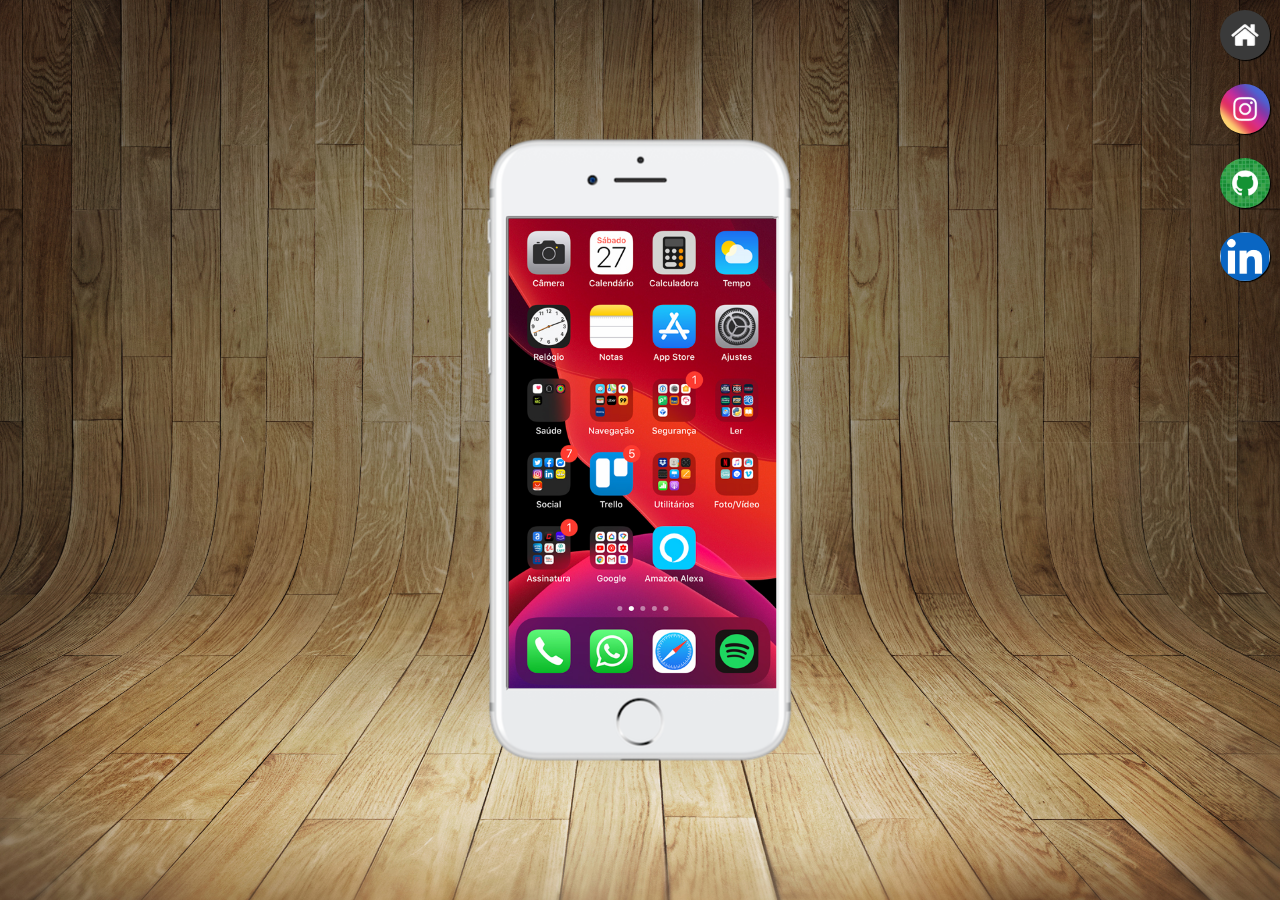
<file: index.html>
<!DOCTYPE html>
<html lang="pt-br">
<head>
      <meta charset="UTF-8">
      <meta name="viewport" content="width=device-width, initial-scale=1.0">
      <title>Minhas redes sociais</title>
      <link rel="stylesheet" href="estilo/style.css">
      <link rel="shortcut icon" href="favicon.ico" type="image/x-icon">
      
</head>
<body>
      <main>
            <section id="iphone">
                  <iframe src="home.html" name="tela" id="tela" ></iframe>
            </section>

            <section id="redes">
                  <a href="home.html" target="tela"><img src="imagens/logo-home.jpg" alt="home"></a> <br>
                  <a href="instagram.html" target="tela"><img src="imagens/logo-instagram.jpg" alt="insta"></a> <br>
                  <a href="github.html" target="tela"><img src="imagens/logo-github.jpg" alt="github"></a> <br>
                  <a href="linkedin.html" target="tela"><img src="imagens/logo-linkedin.png" alt="linkedin"></a>

            </section>
      </main>
</body>
</html>
</file>
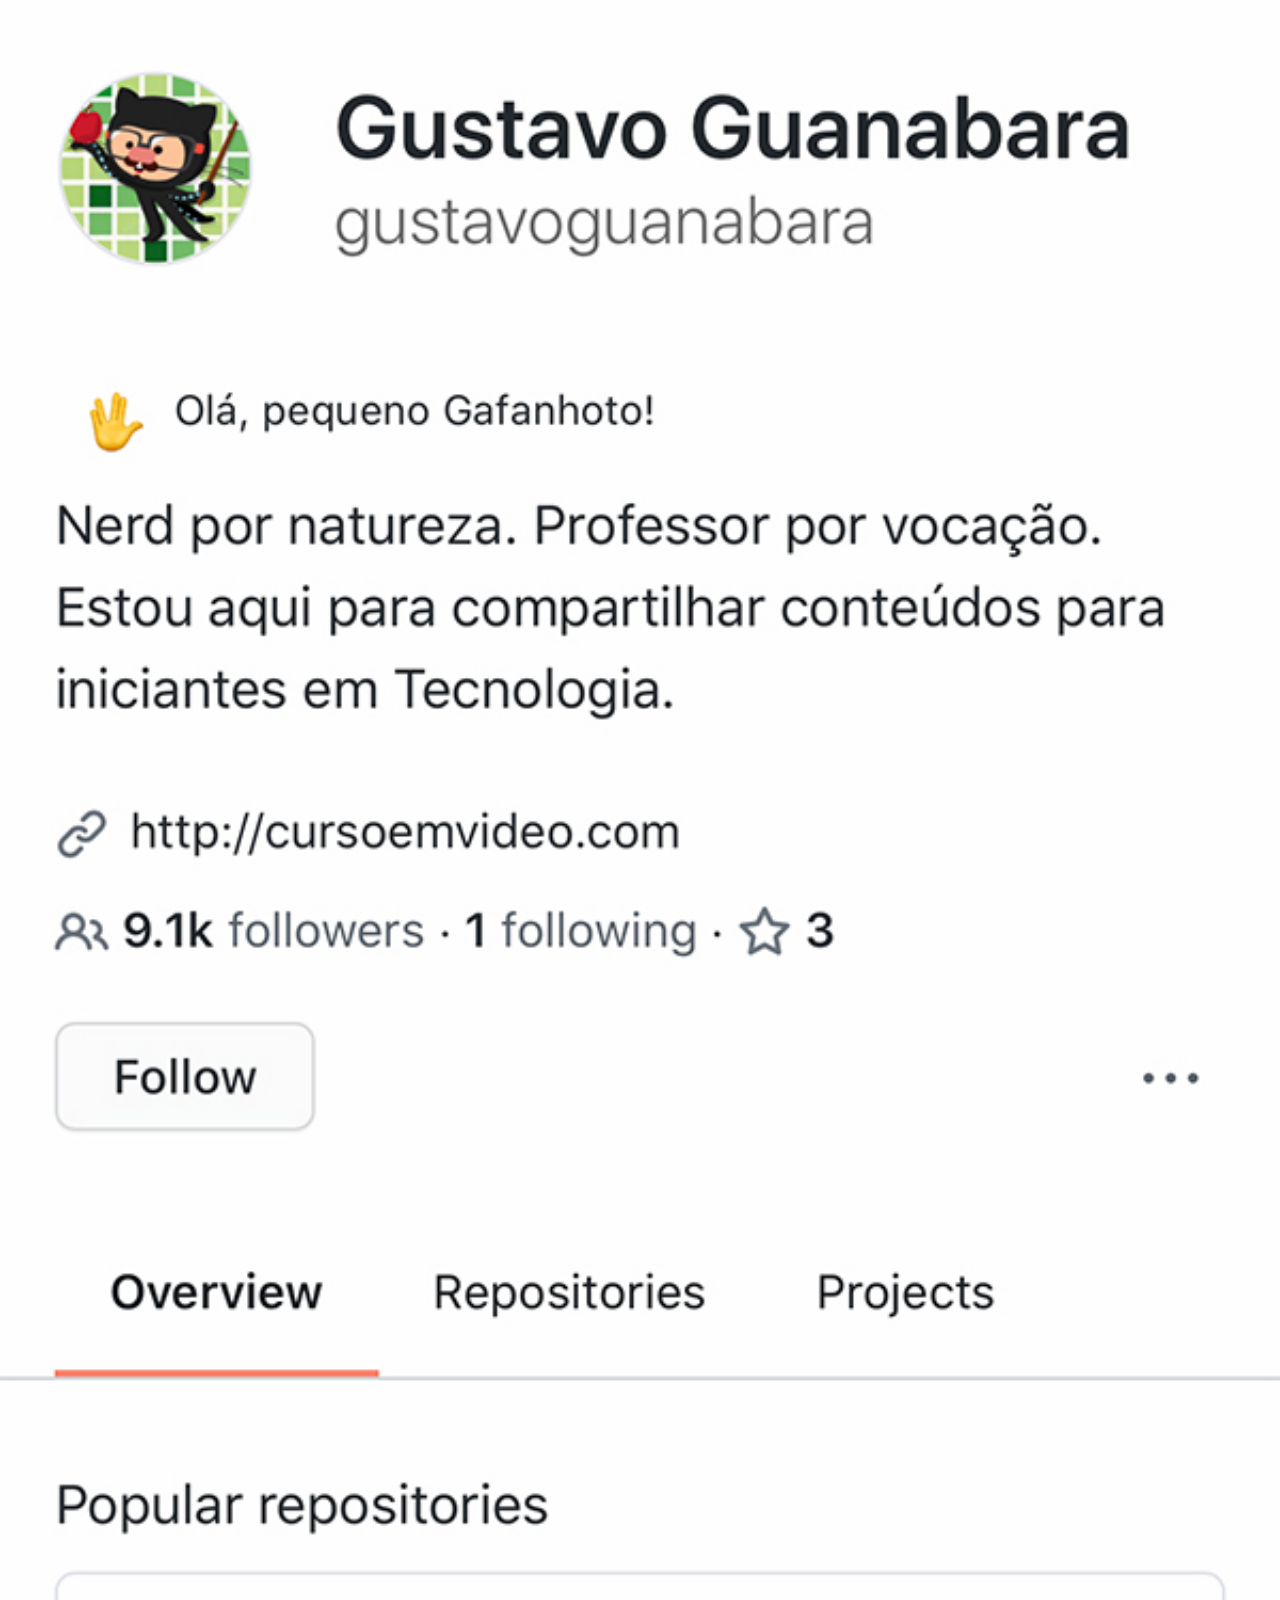
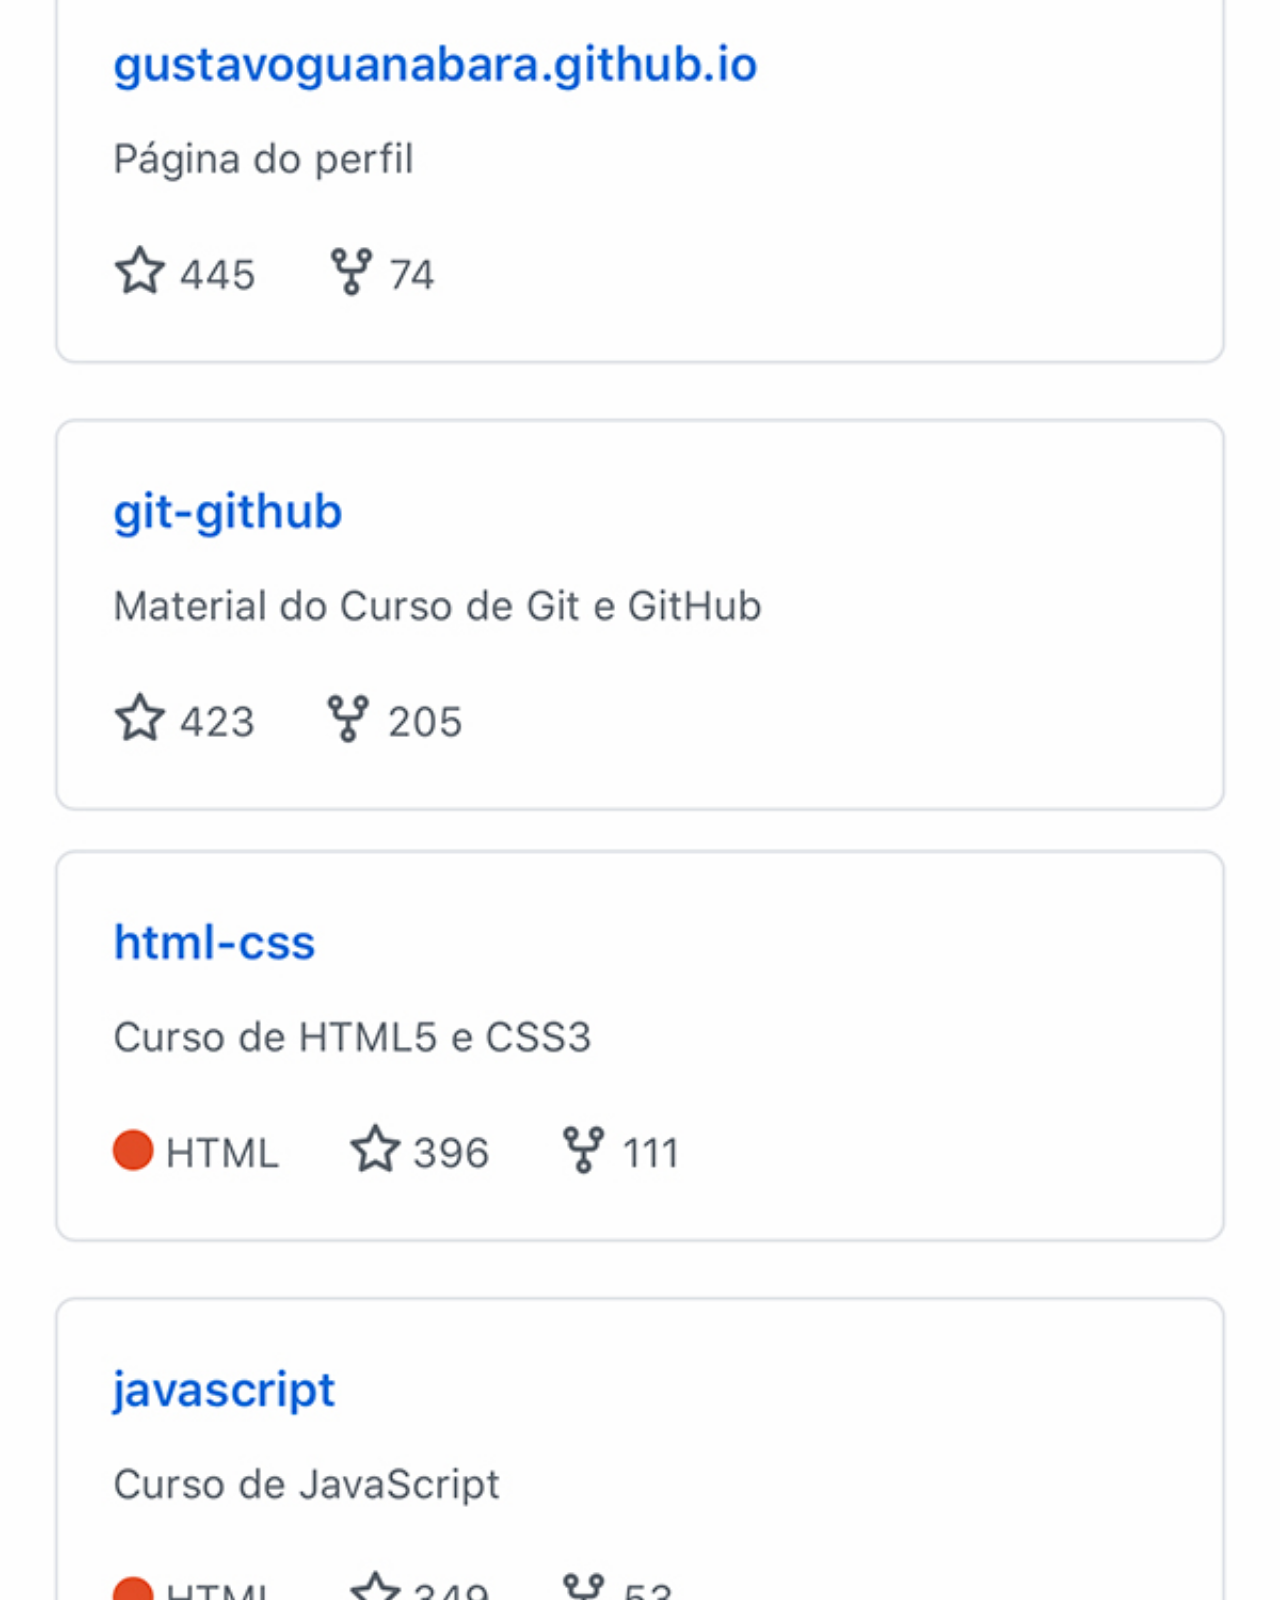
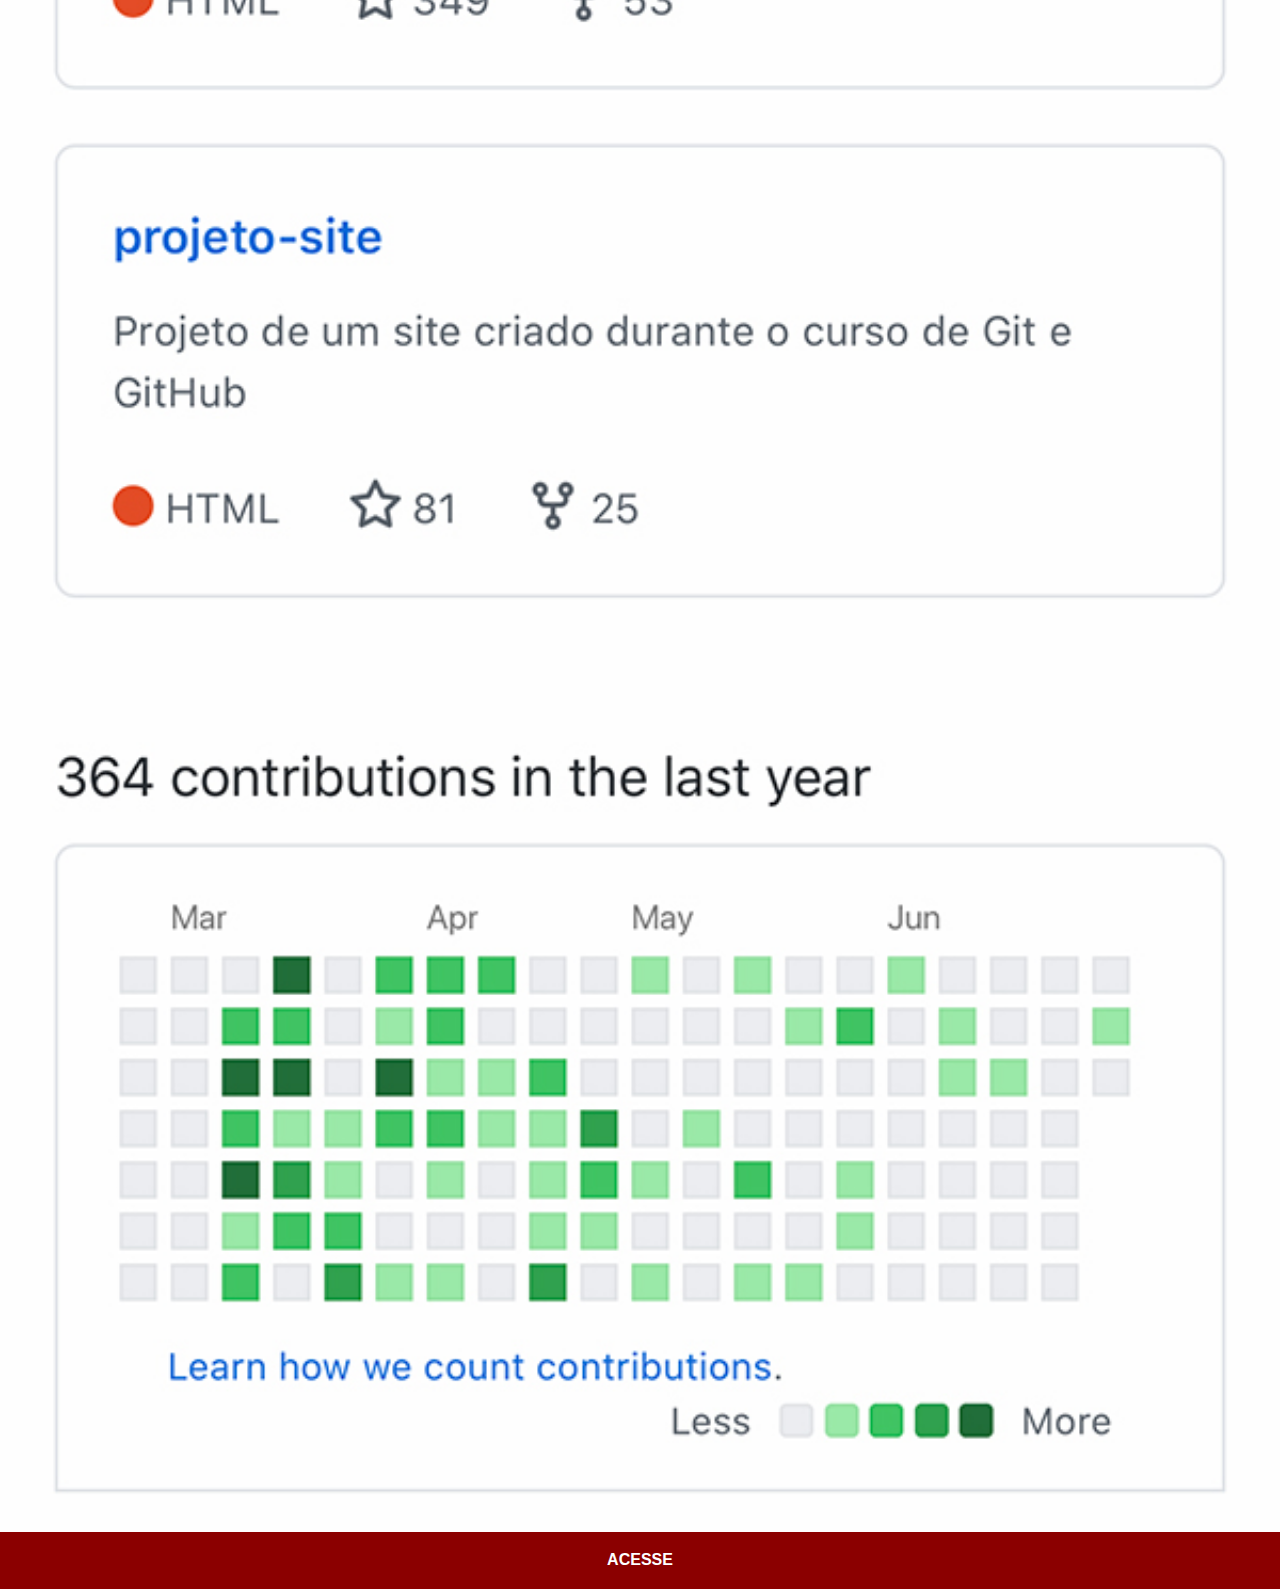
<file: github.html>
<!DOCTYPE html>
<html lang="pt-br">
<head>
      <meta charset="UTF-8">
      <meta name="viewport" content="width=device-width, initial-scale=1.0">
      <title>Document</title>
      <link rel="stylesheet" href="estilo/social.css">
      
</head>
<body>
      <img src="imagens/tela-github.jpg" alt="">
      <a href="https://github.com/gustavostb24" target="_blank">ACESSE</a>
</body>
</html>
</file>
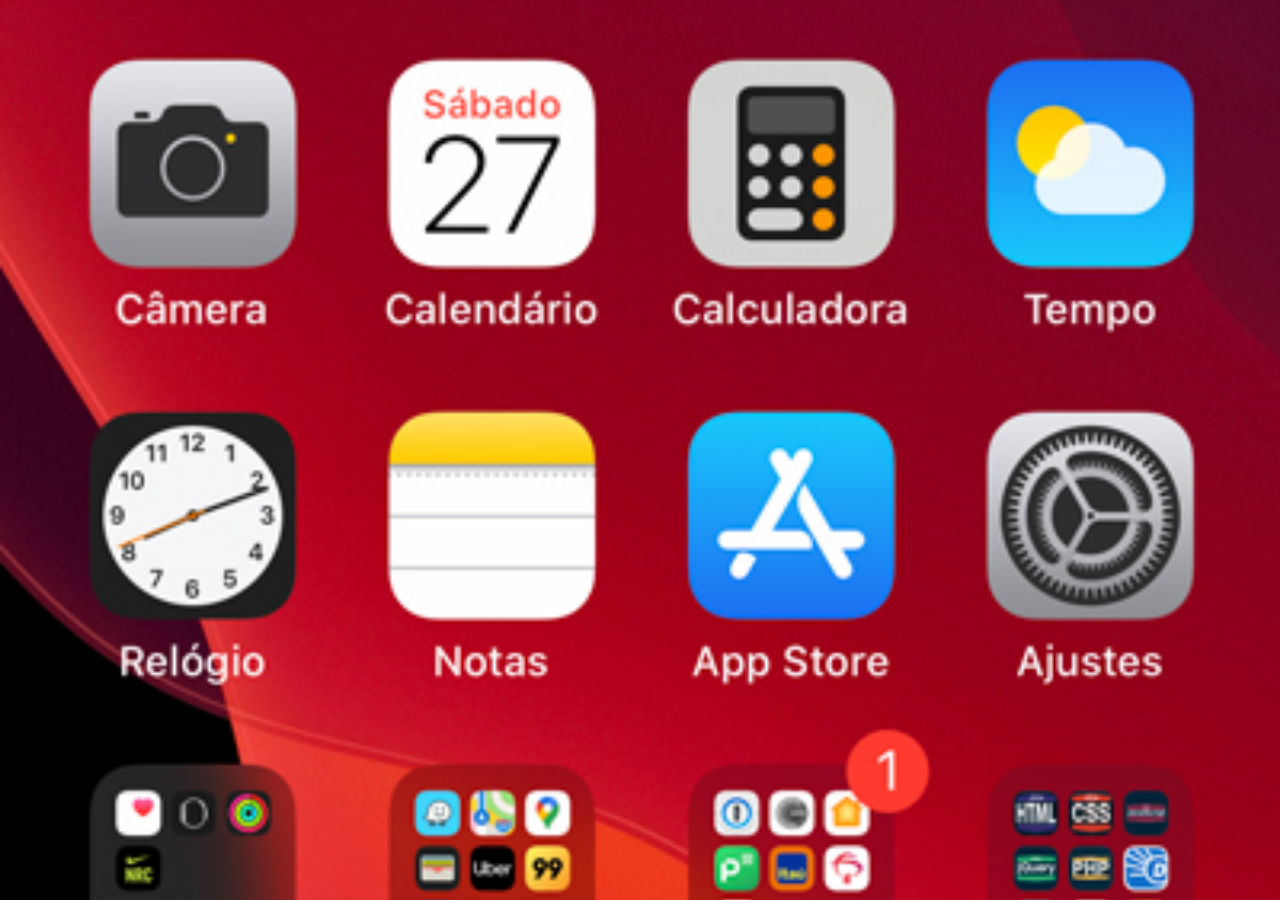
<file: home.html>
<!DOCTYPE html>
<html lang="pt-br">
<head>
      <meta charset="UTF-8">
      <meta name="viewport" content="width=device-width, initial-scale=1.0">
      <title>Home</title>
      <style>
            *{
                  margin: 0;
                  padding: 0;
            }

            body{
                  width: 100vw;
                  height: 100vh;
                  background-image: url(imagens/tela-home.jpg);
                  background-repeat: no-repeat;
                  background-position: top center;
                  background-size: cover;
            }
      </style>
           
      
</head>
<body>
      
</body>
</html>
</file>
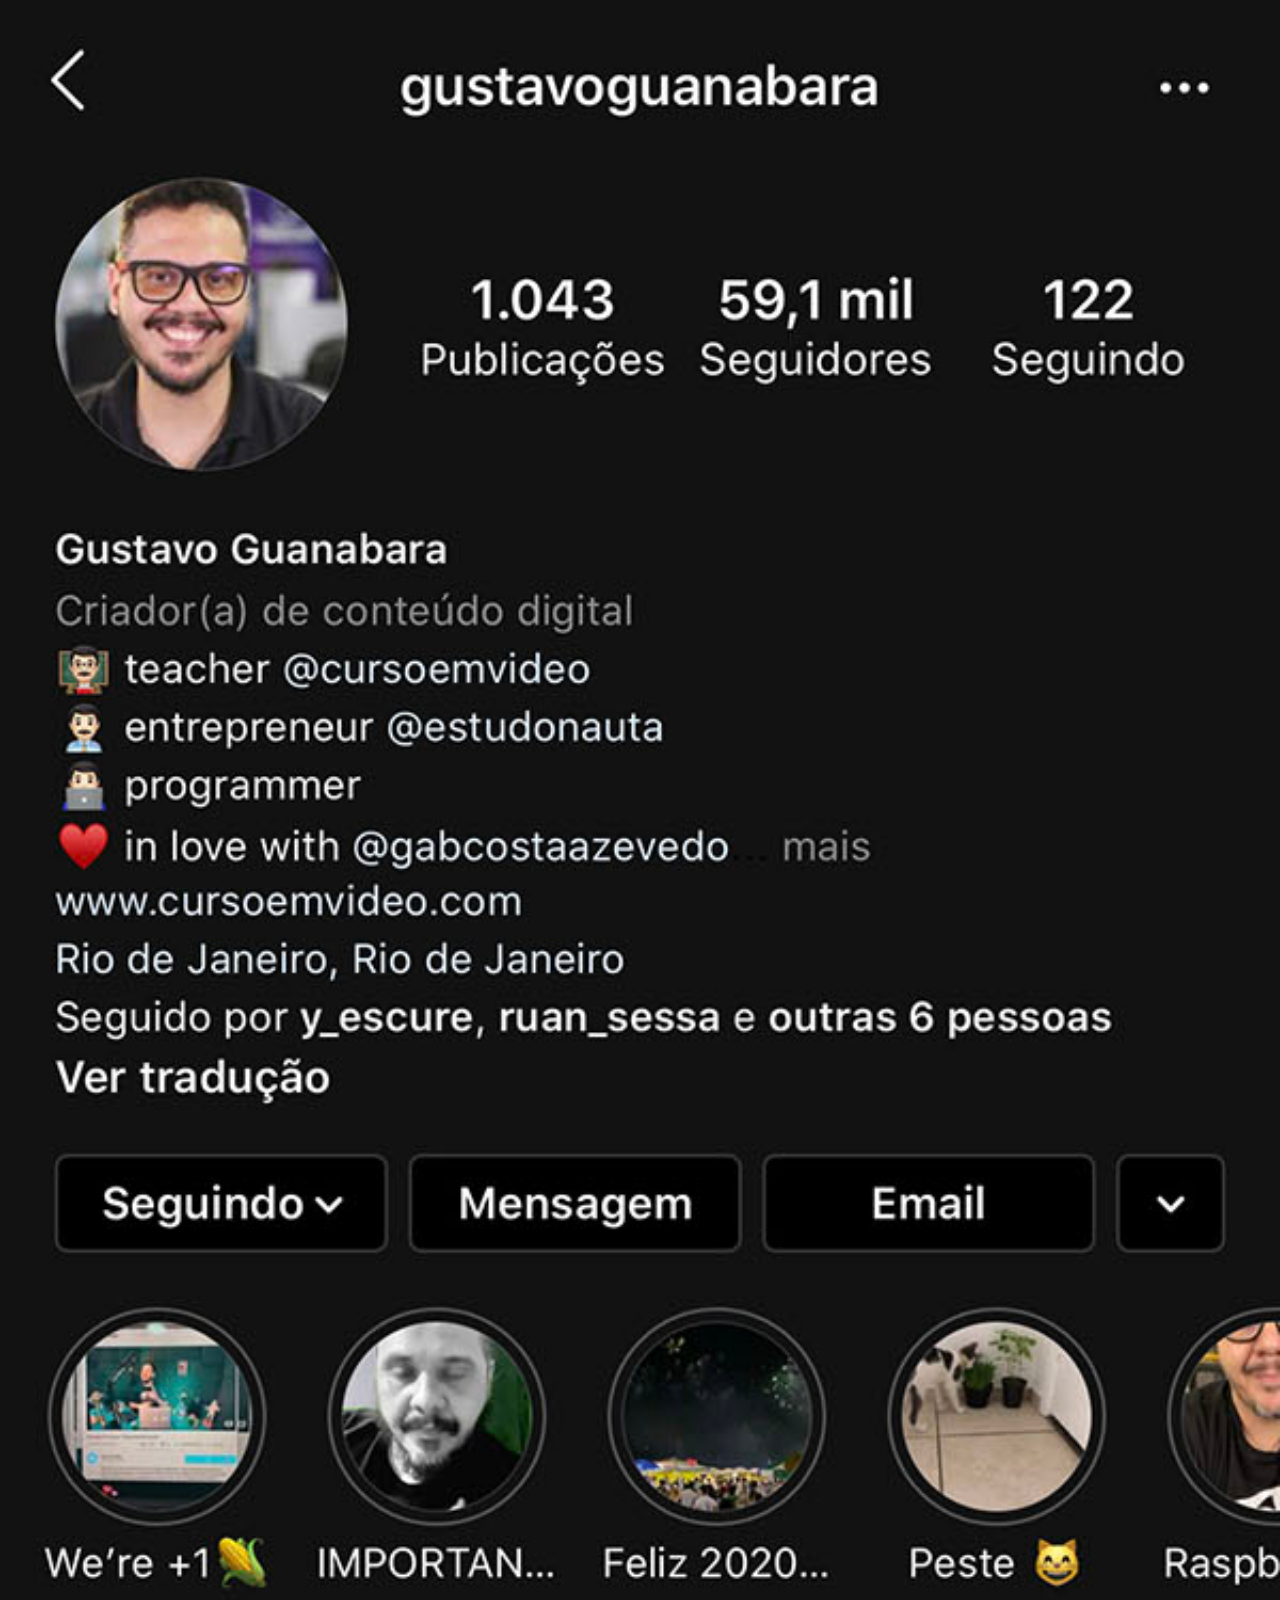
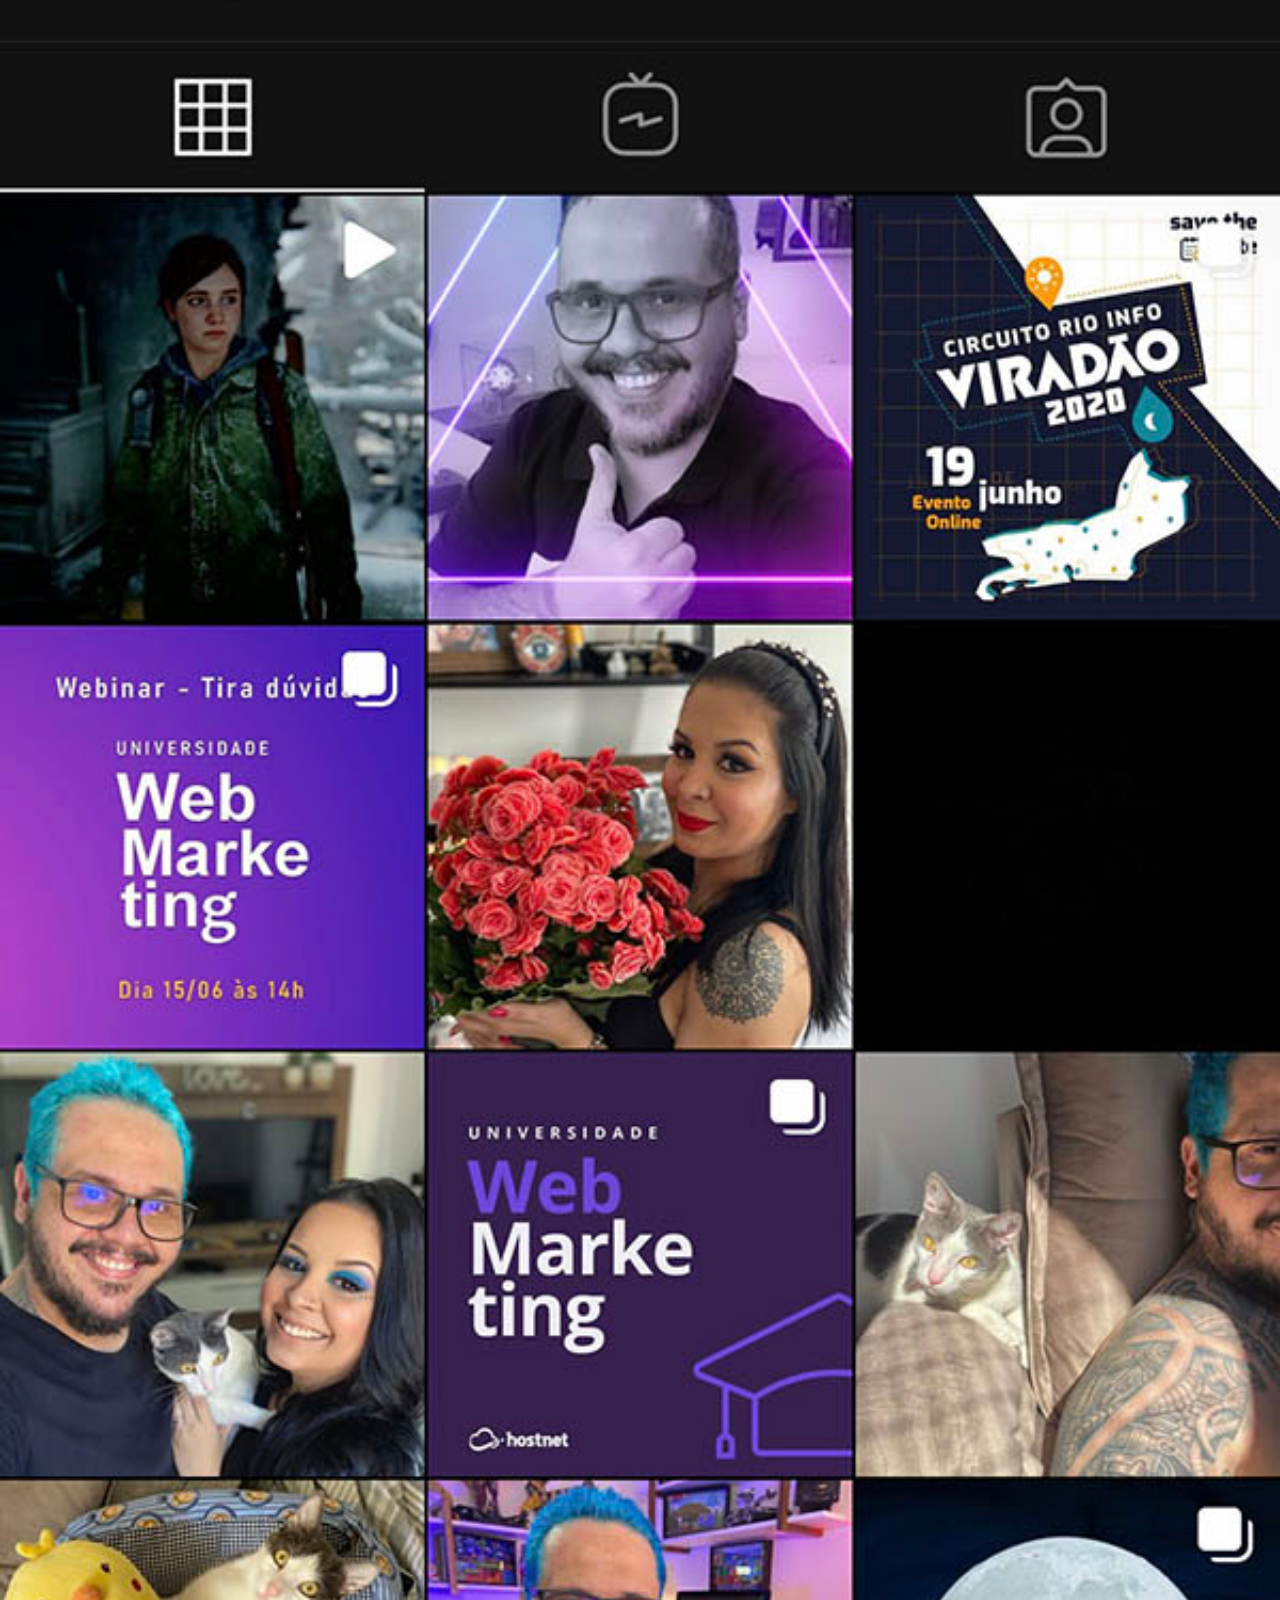
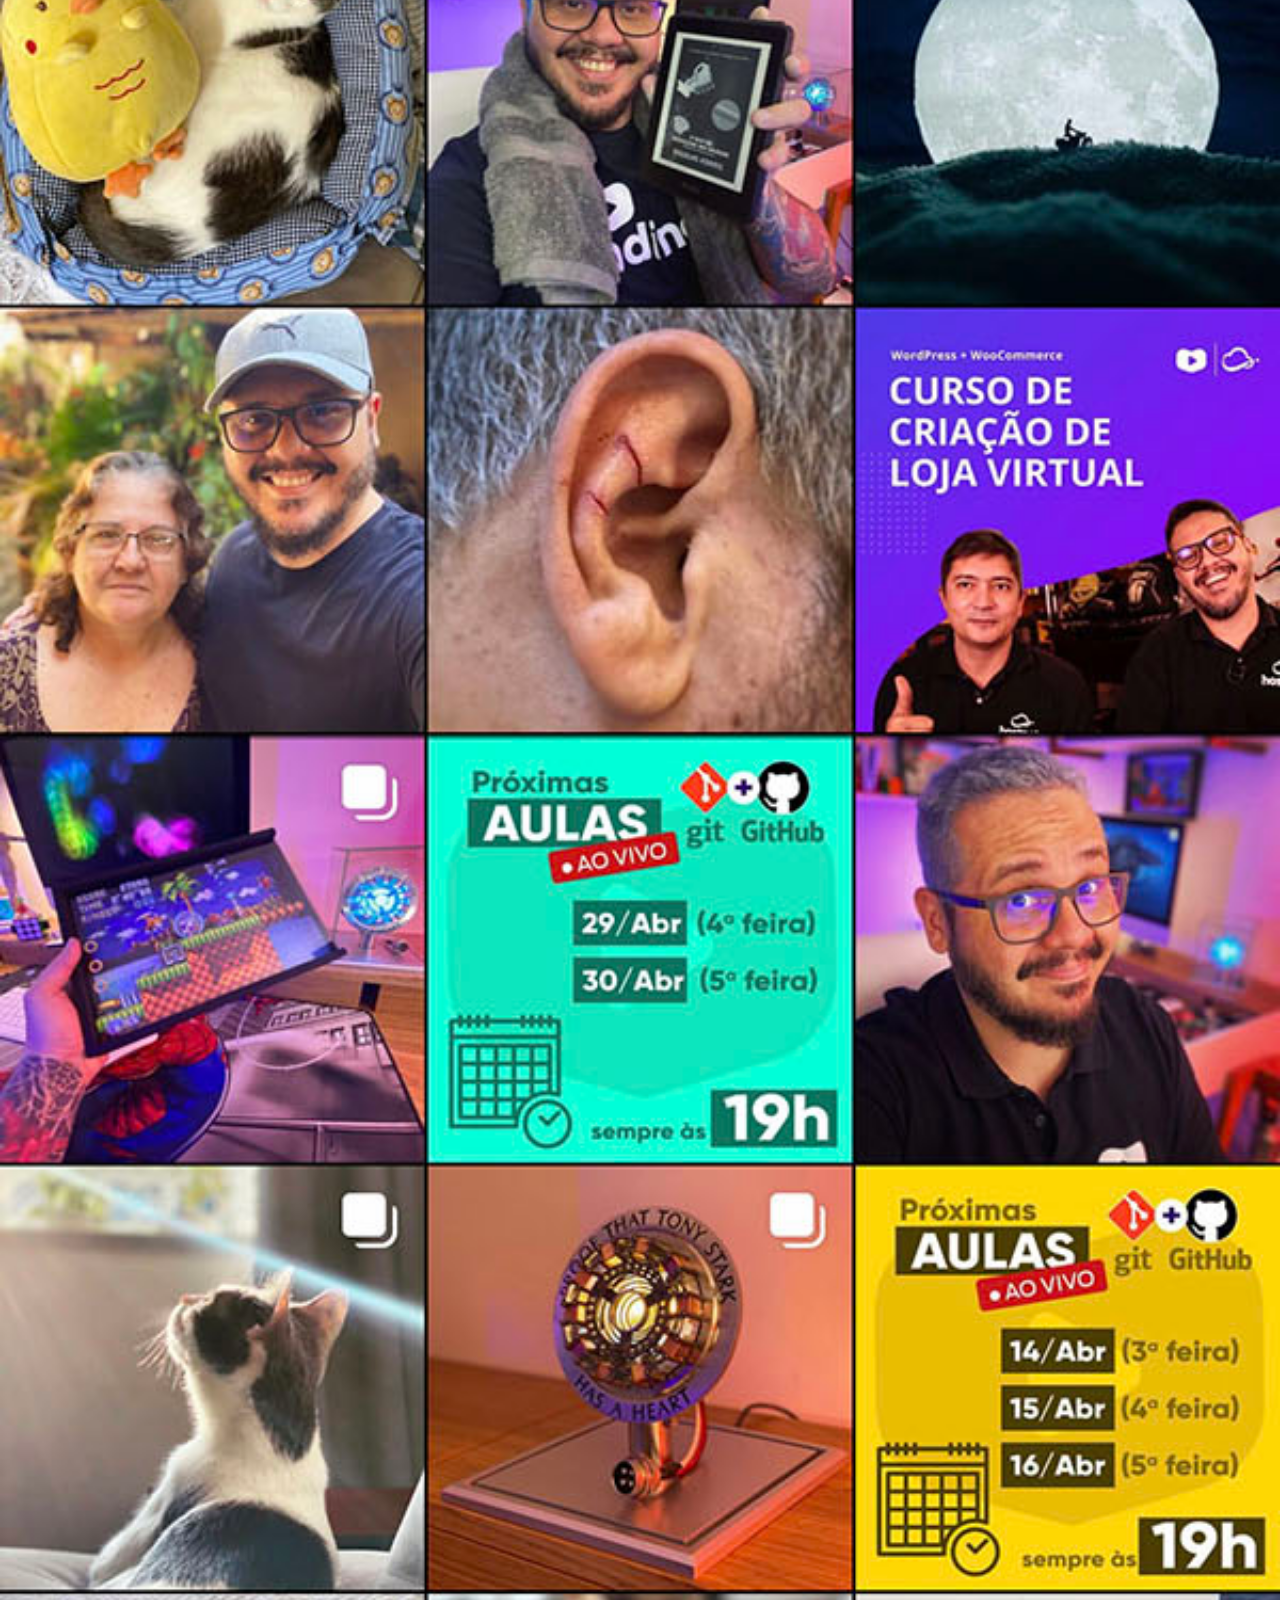
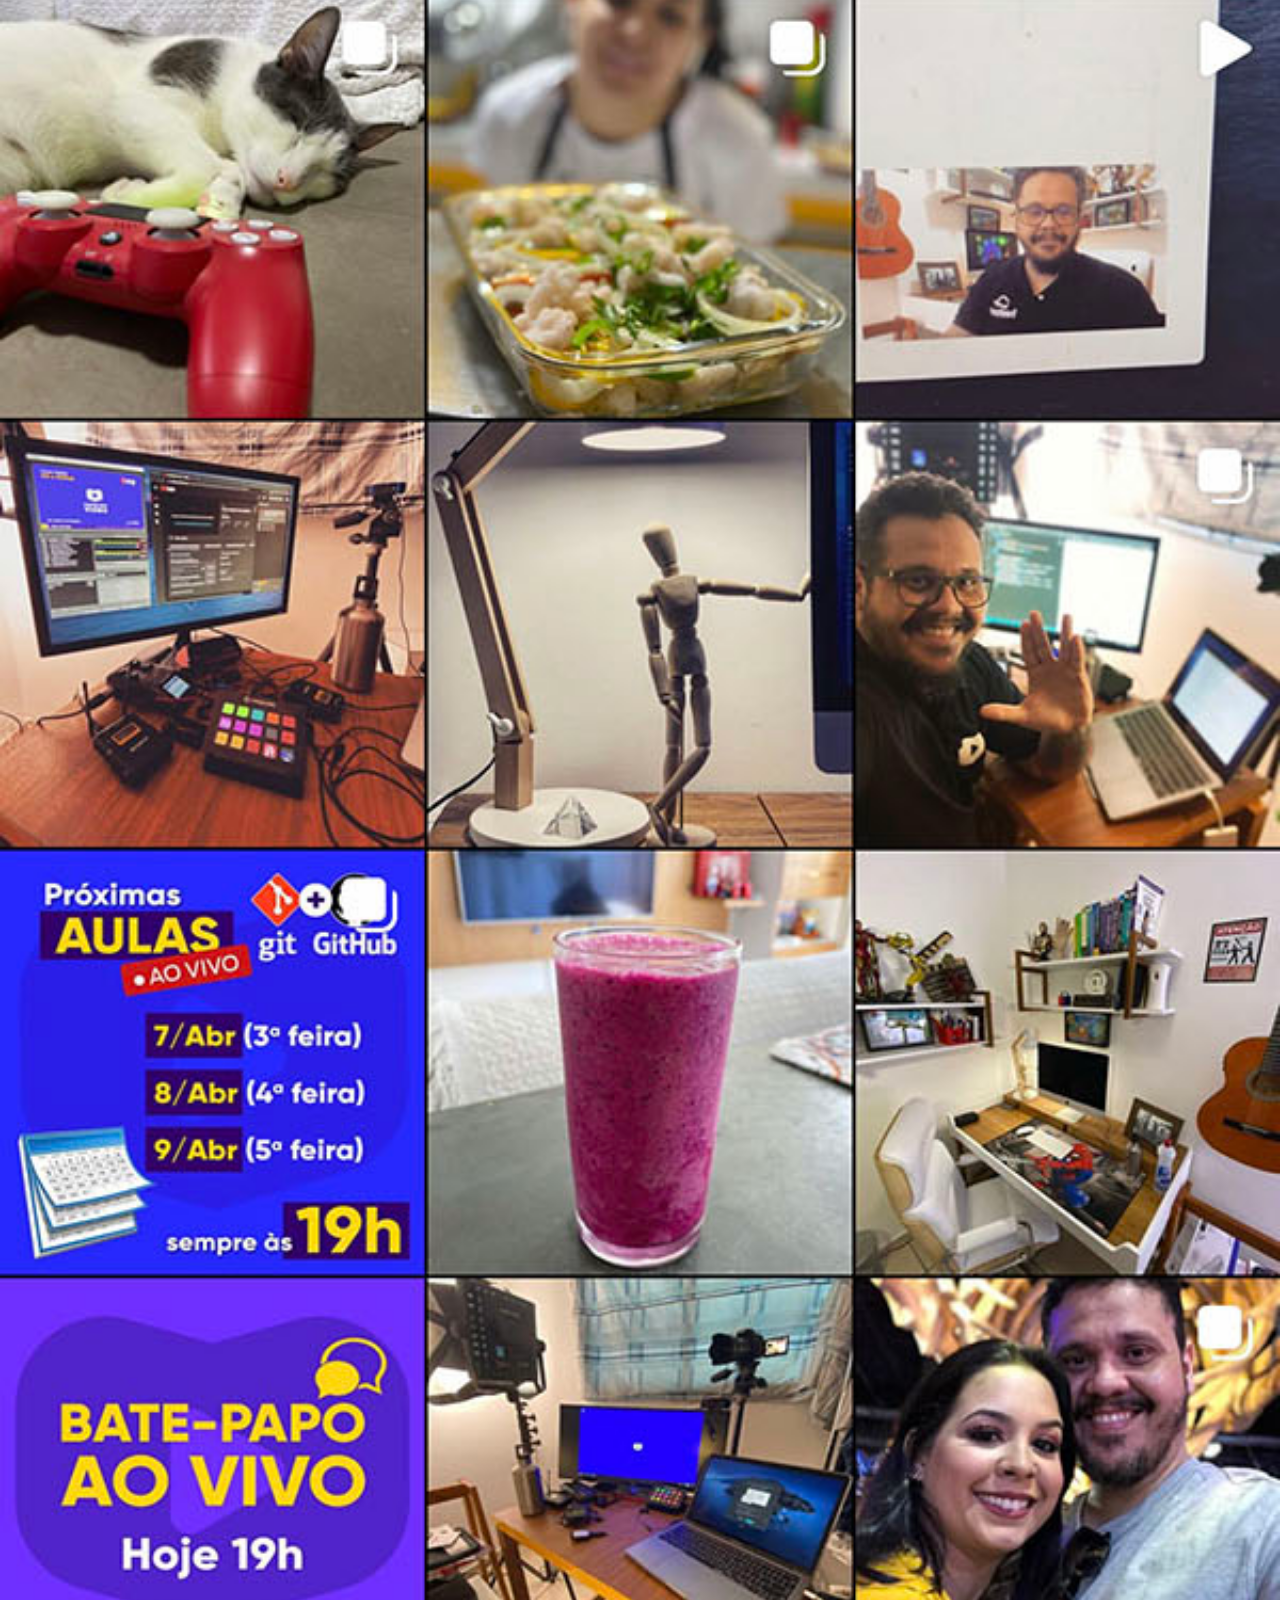
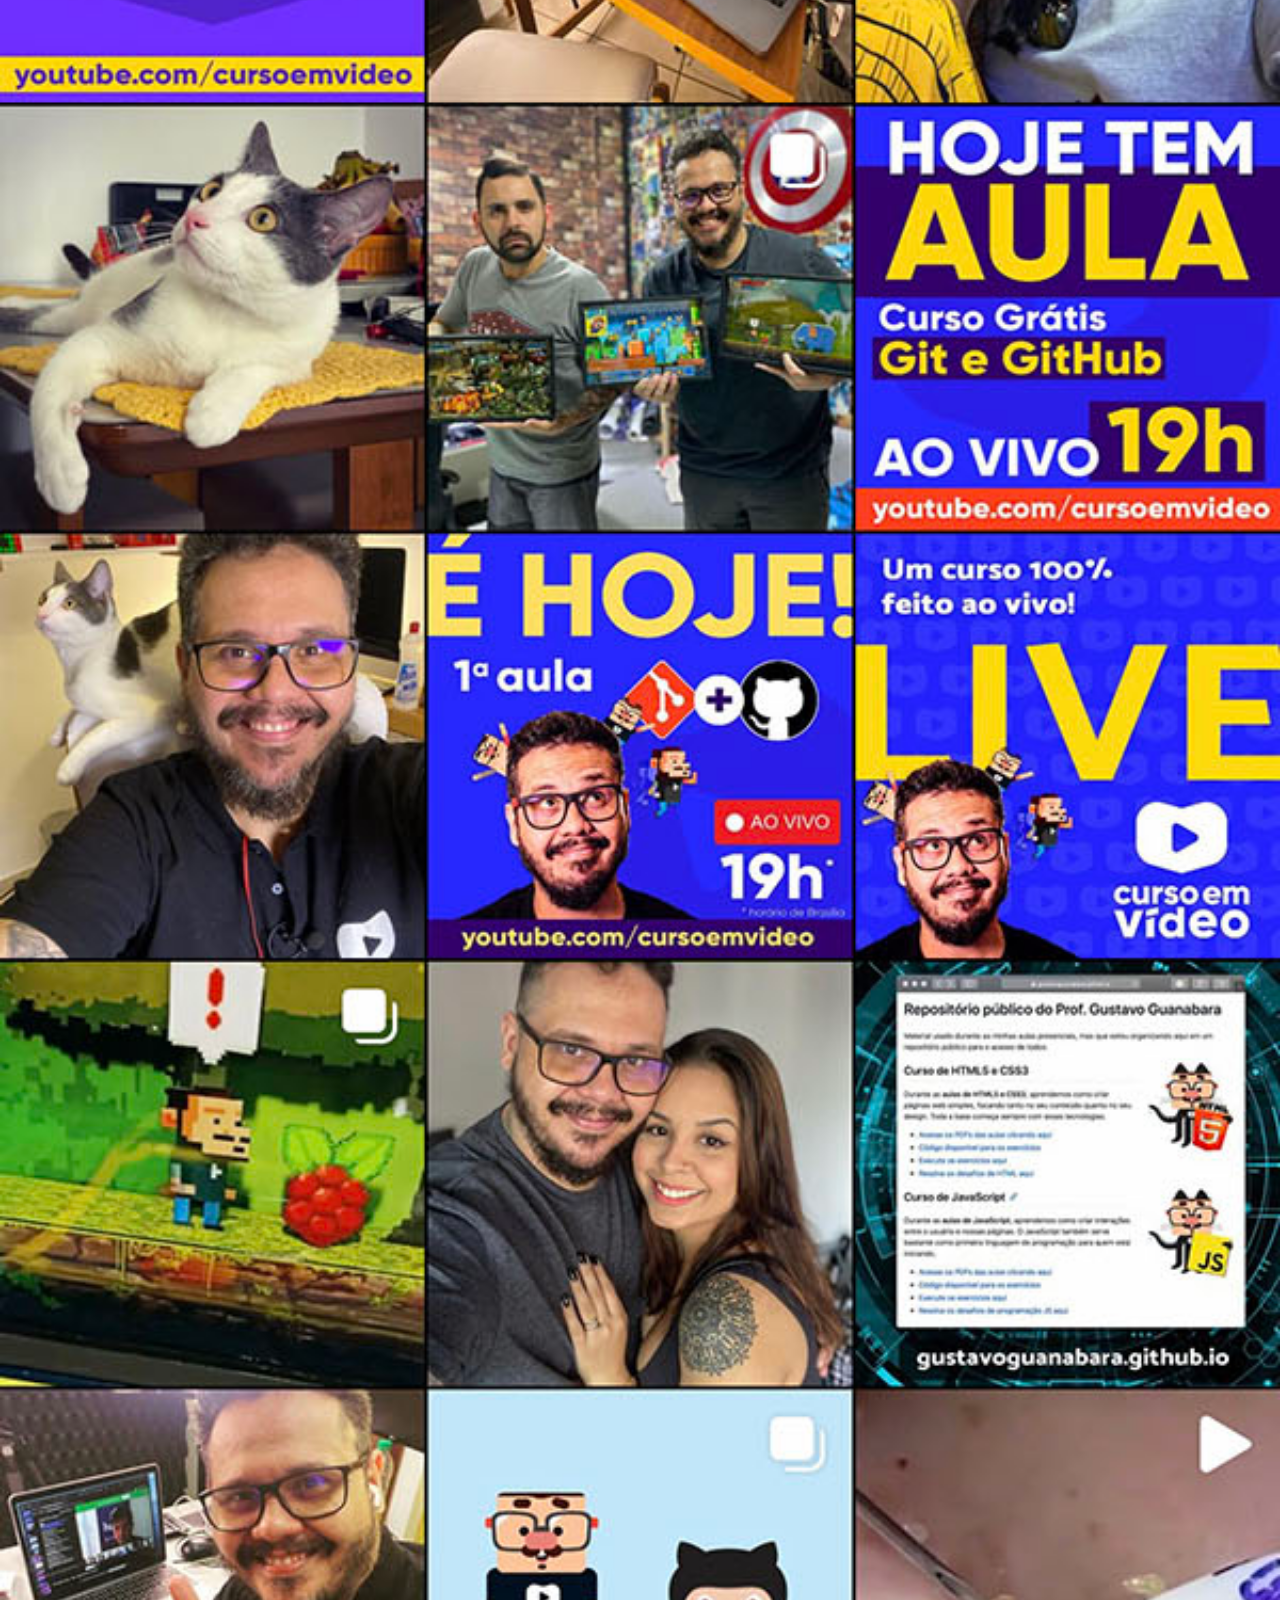
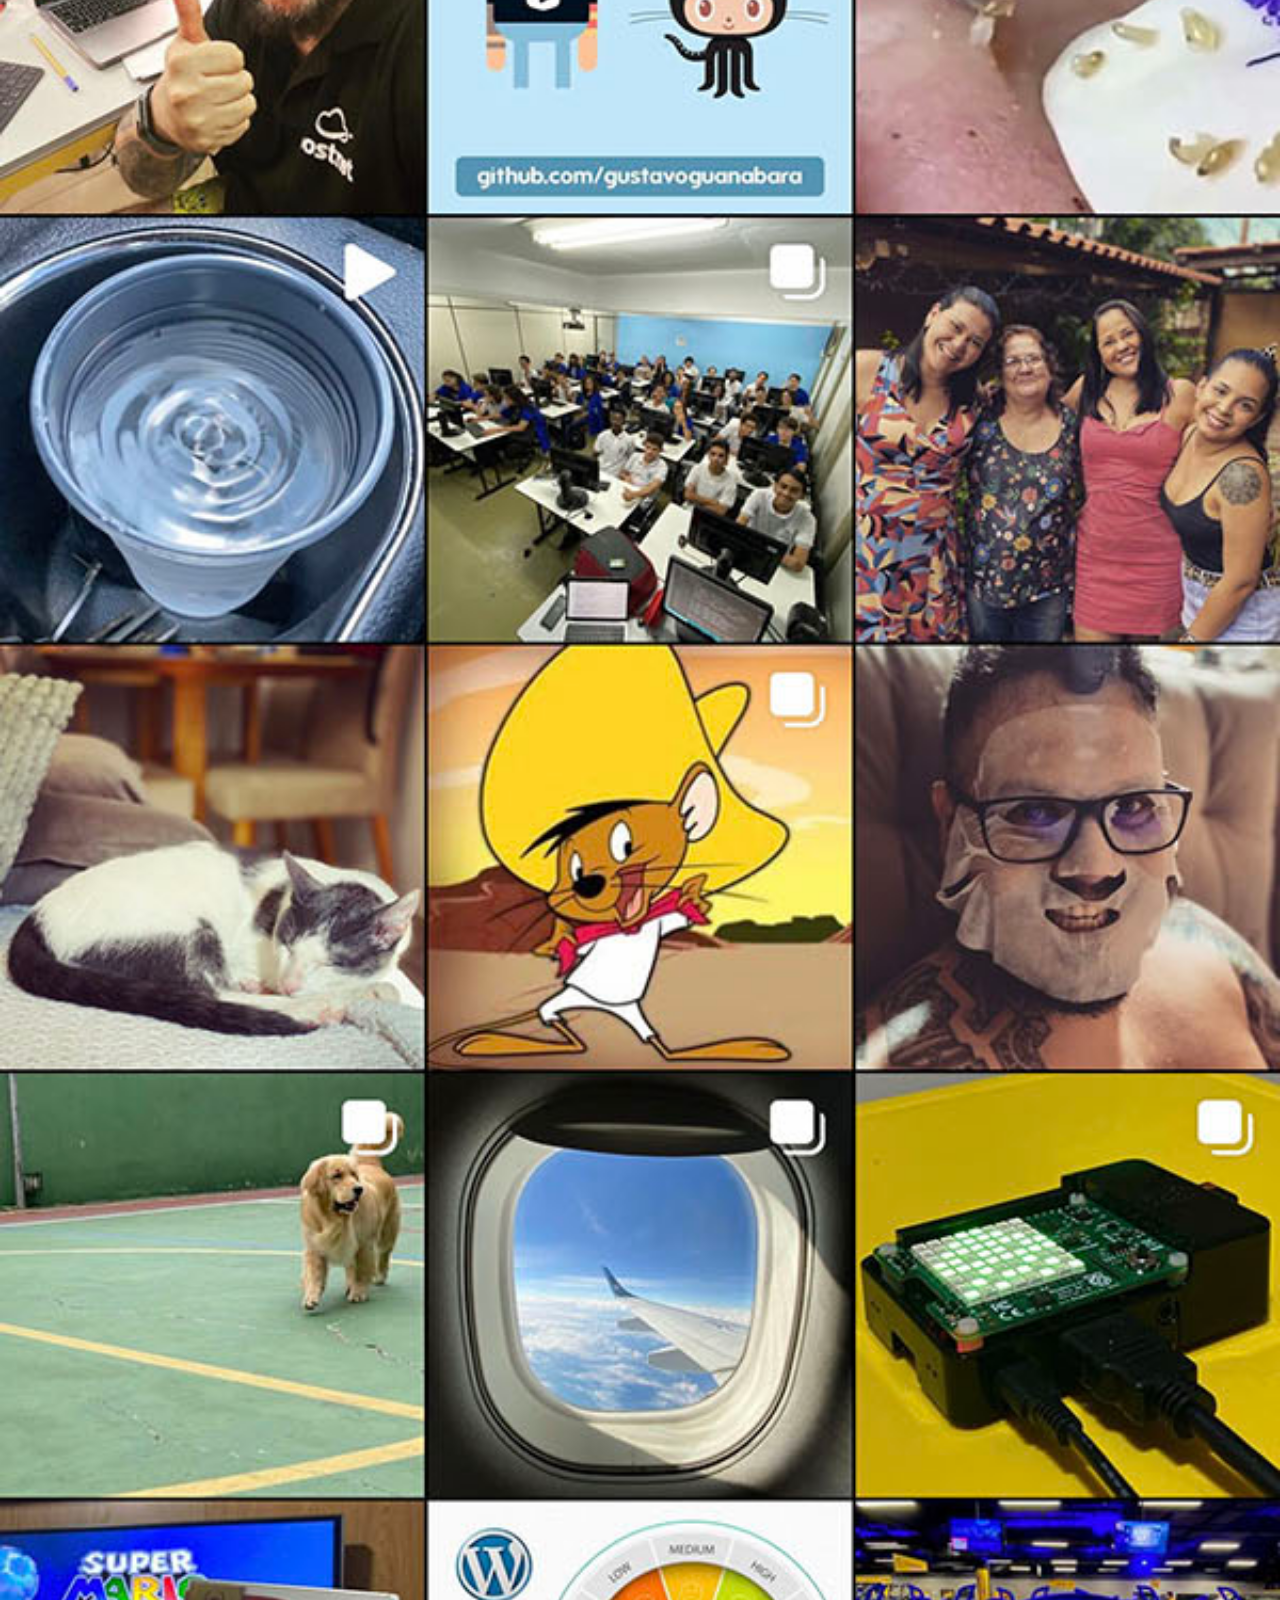
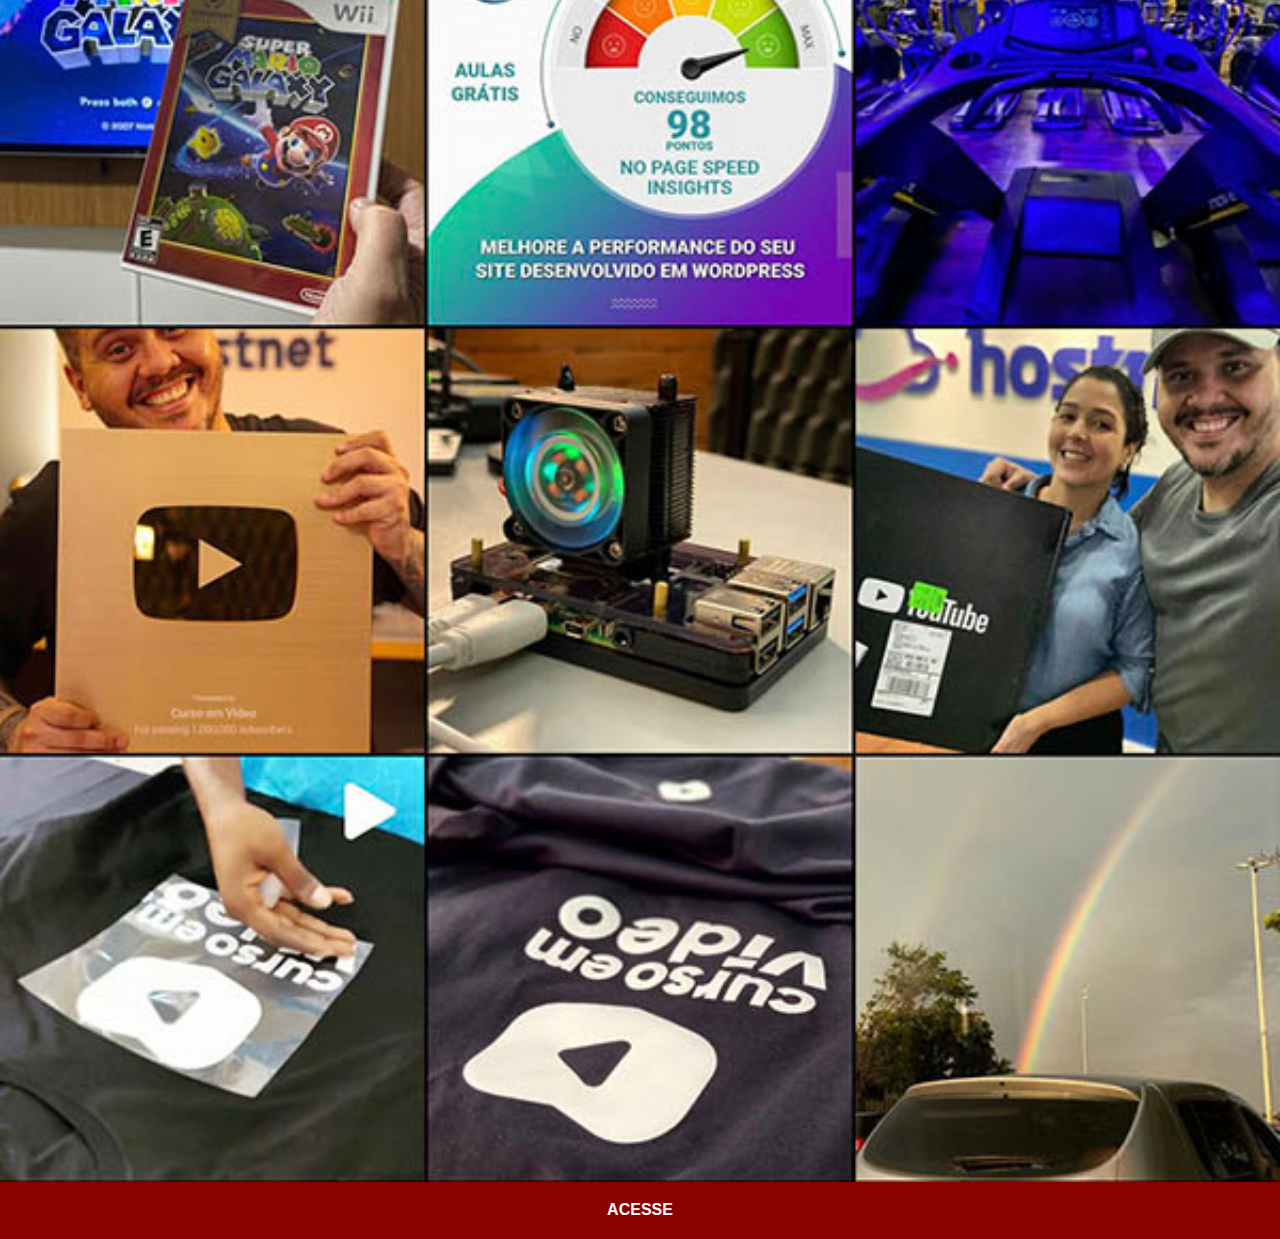
<file: instagram.html>
<!DOCTYPE html>
<html lang="pt-br">
<head>
      <meta charset="UTF-8">
      <meta name="viewport" content="width=device-width, initial-scale=1.0">
      <title>Home</title>
      <link rel="stylesheet" href="estilo/social.css">
     
           
      
</head>
<body>
      <img src="imagens/tela-instagram.jpg" alt="">
      <a href="https://www.instagram.com/gu.sntx/" target="_blank">ACESSE</a>
</body>
</html>
</file>
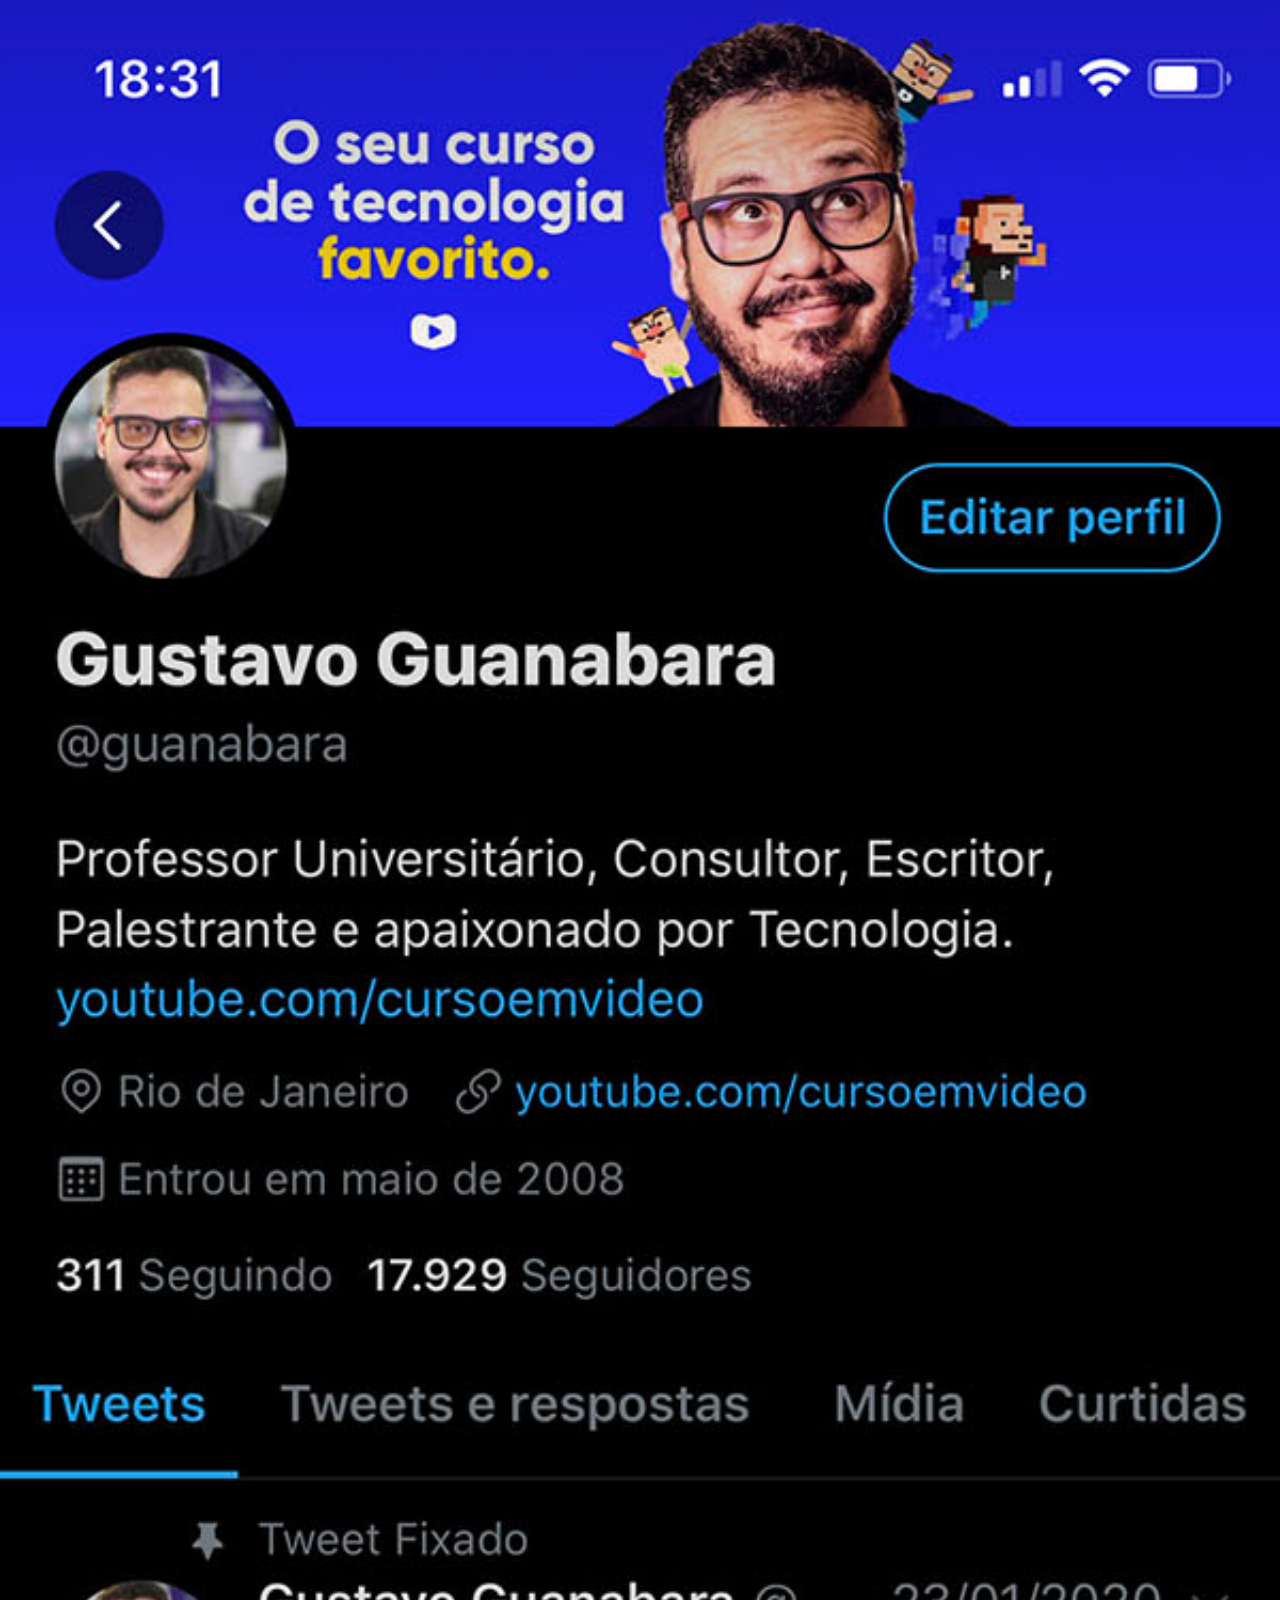
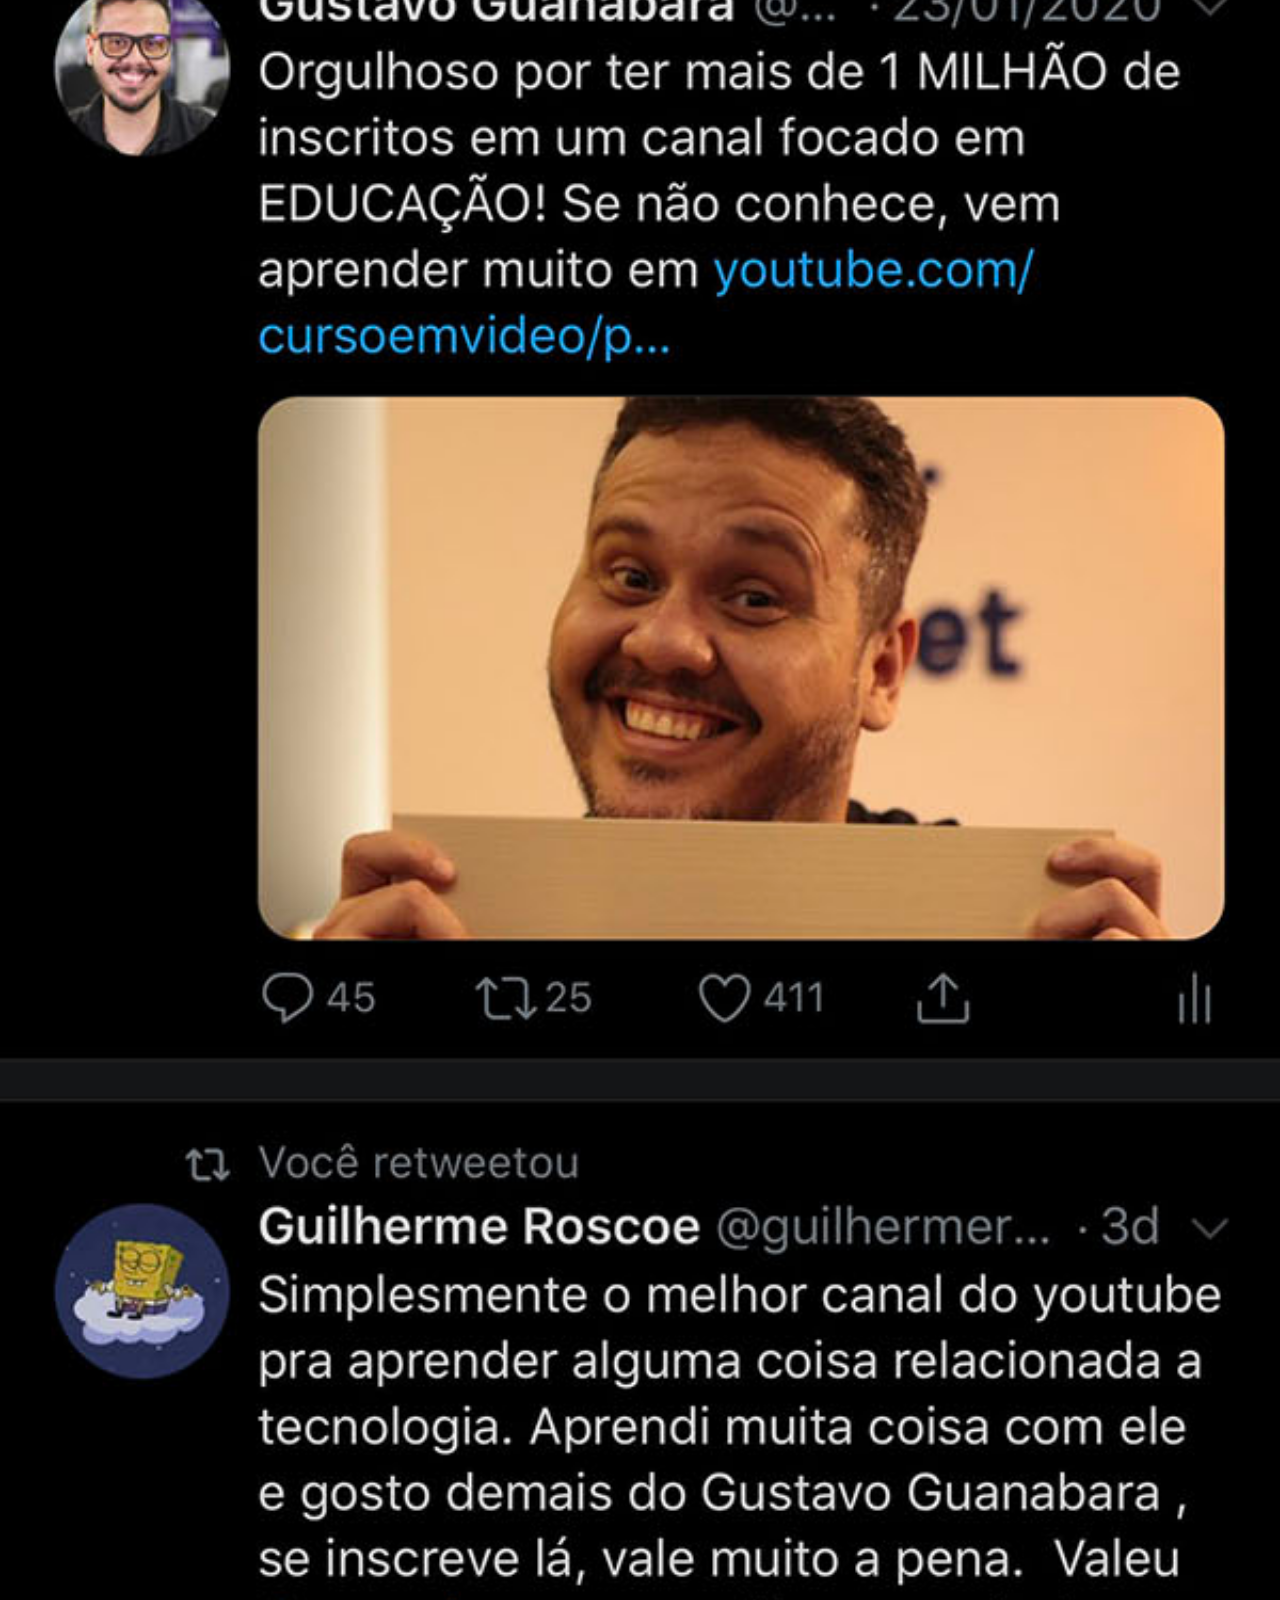
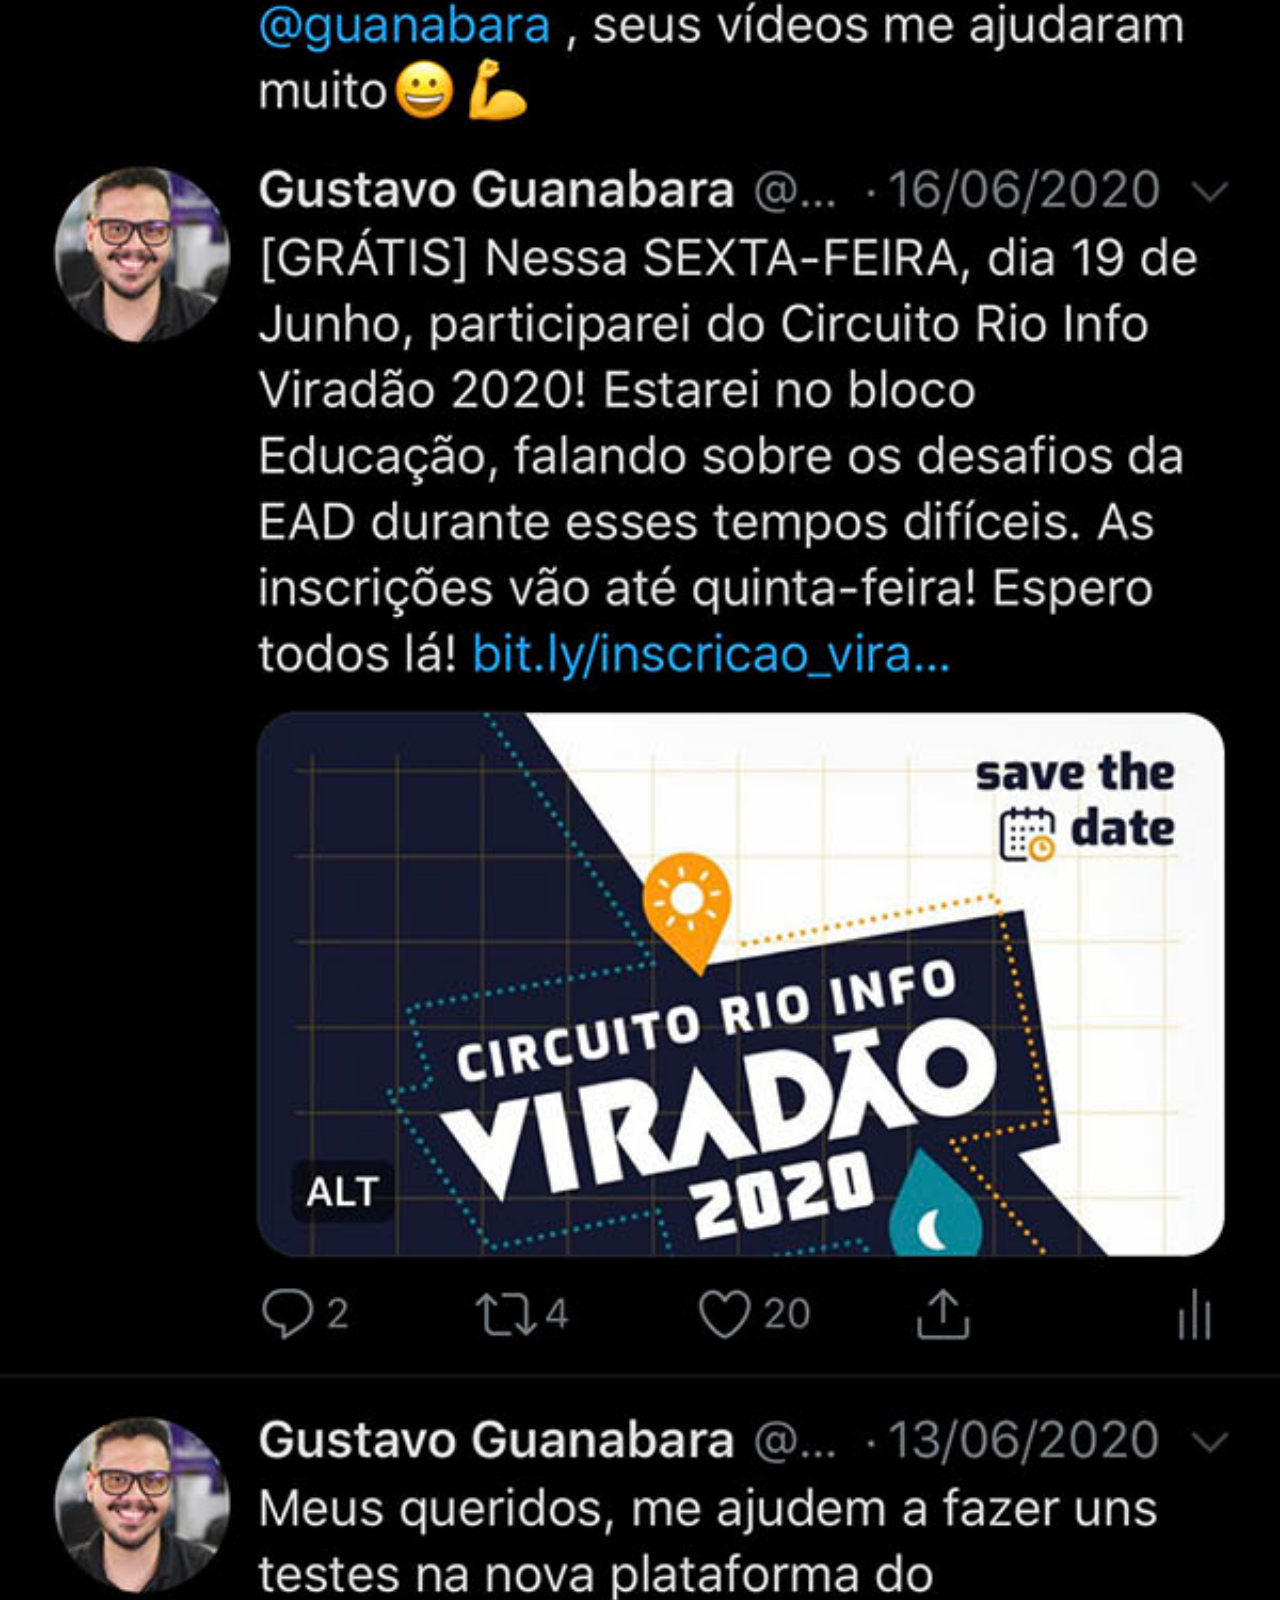
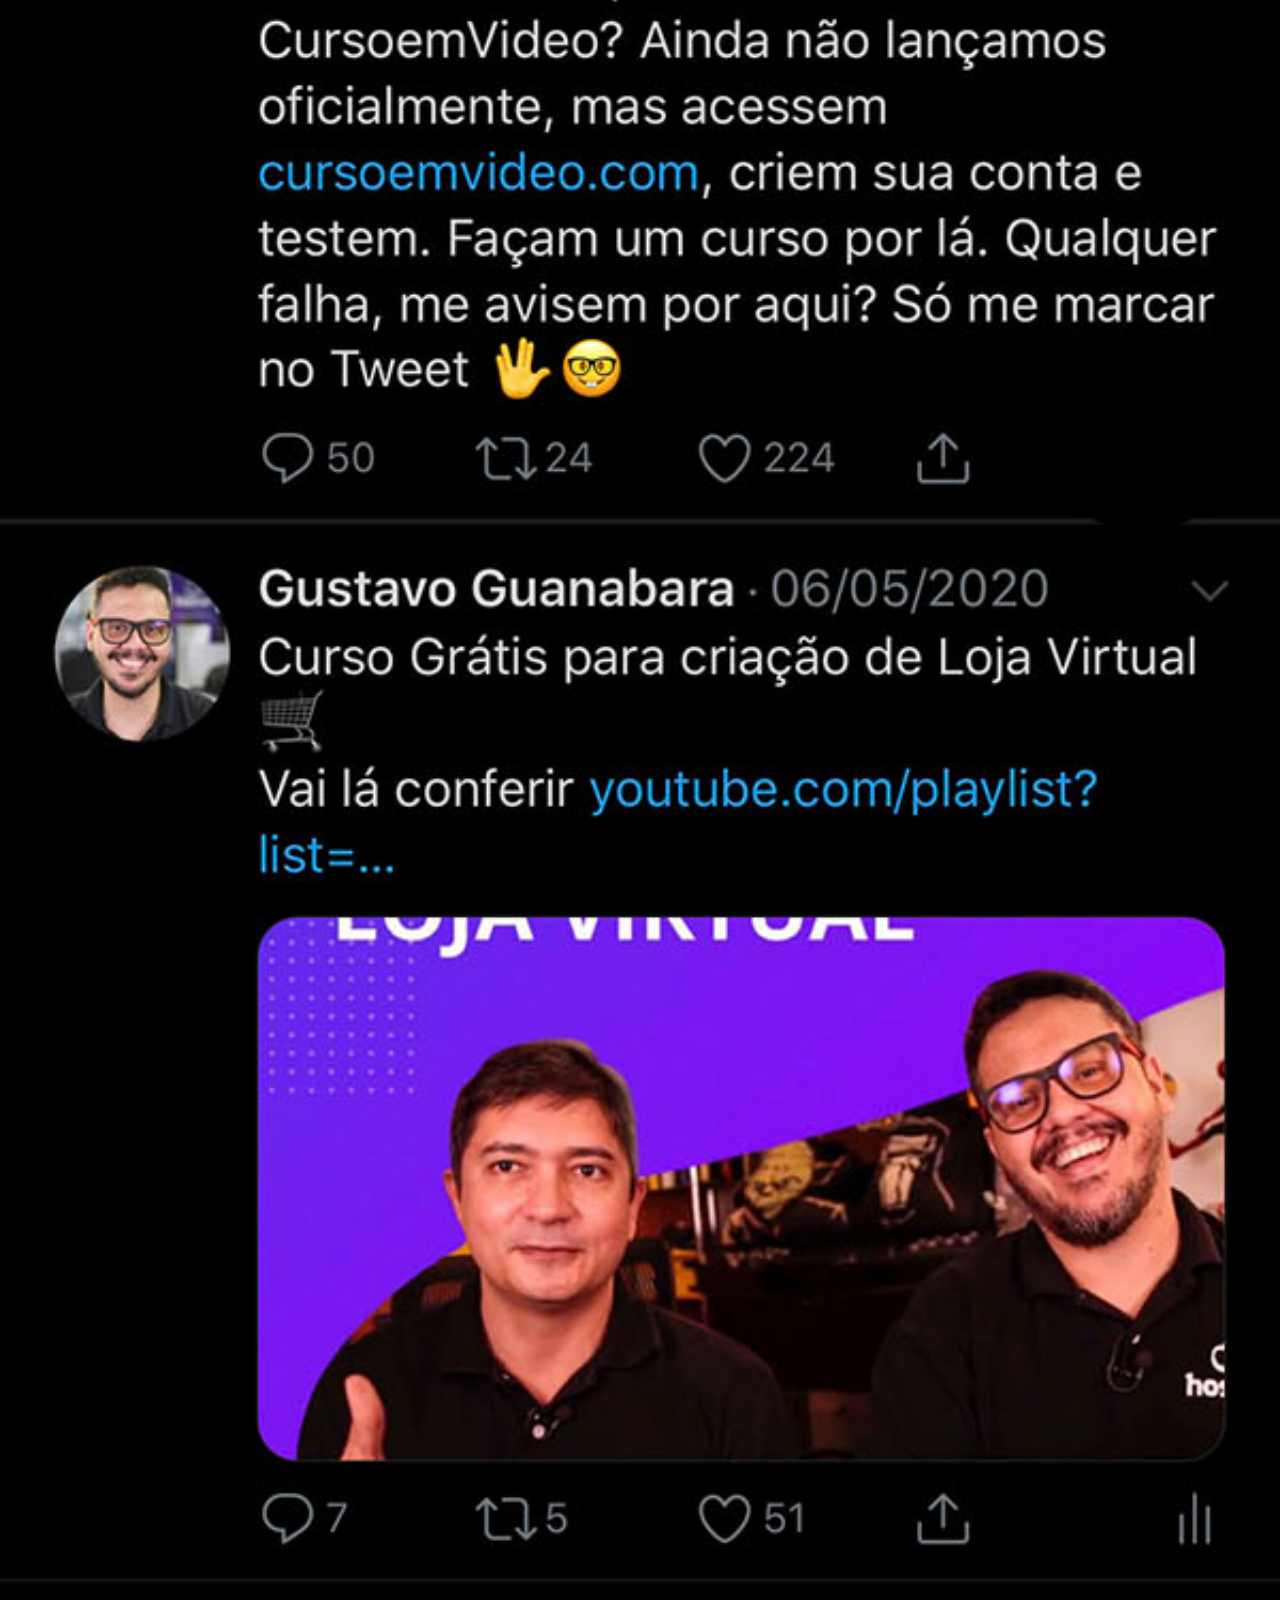
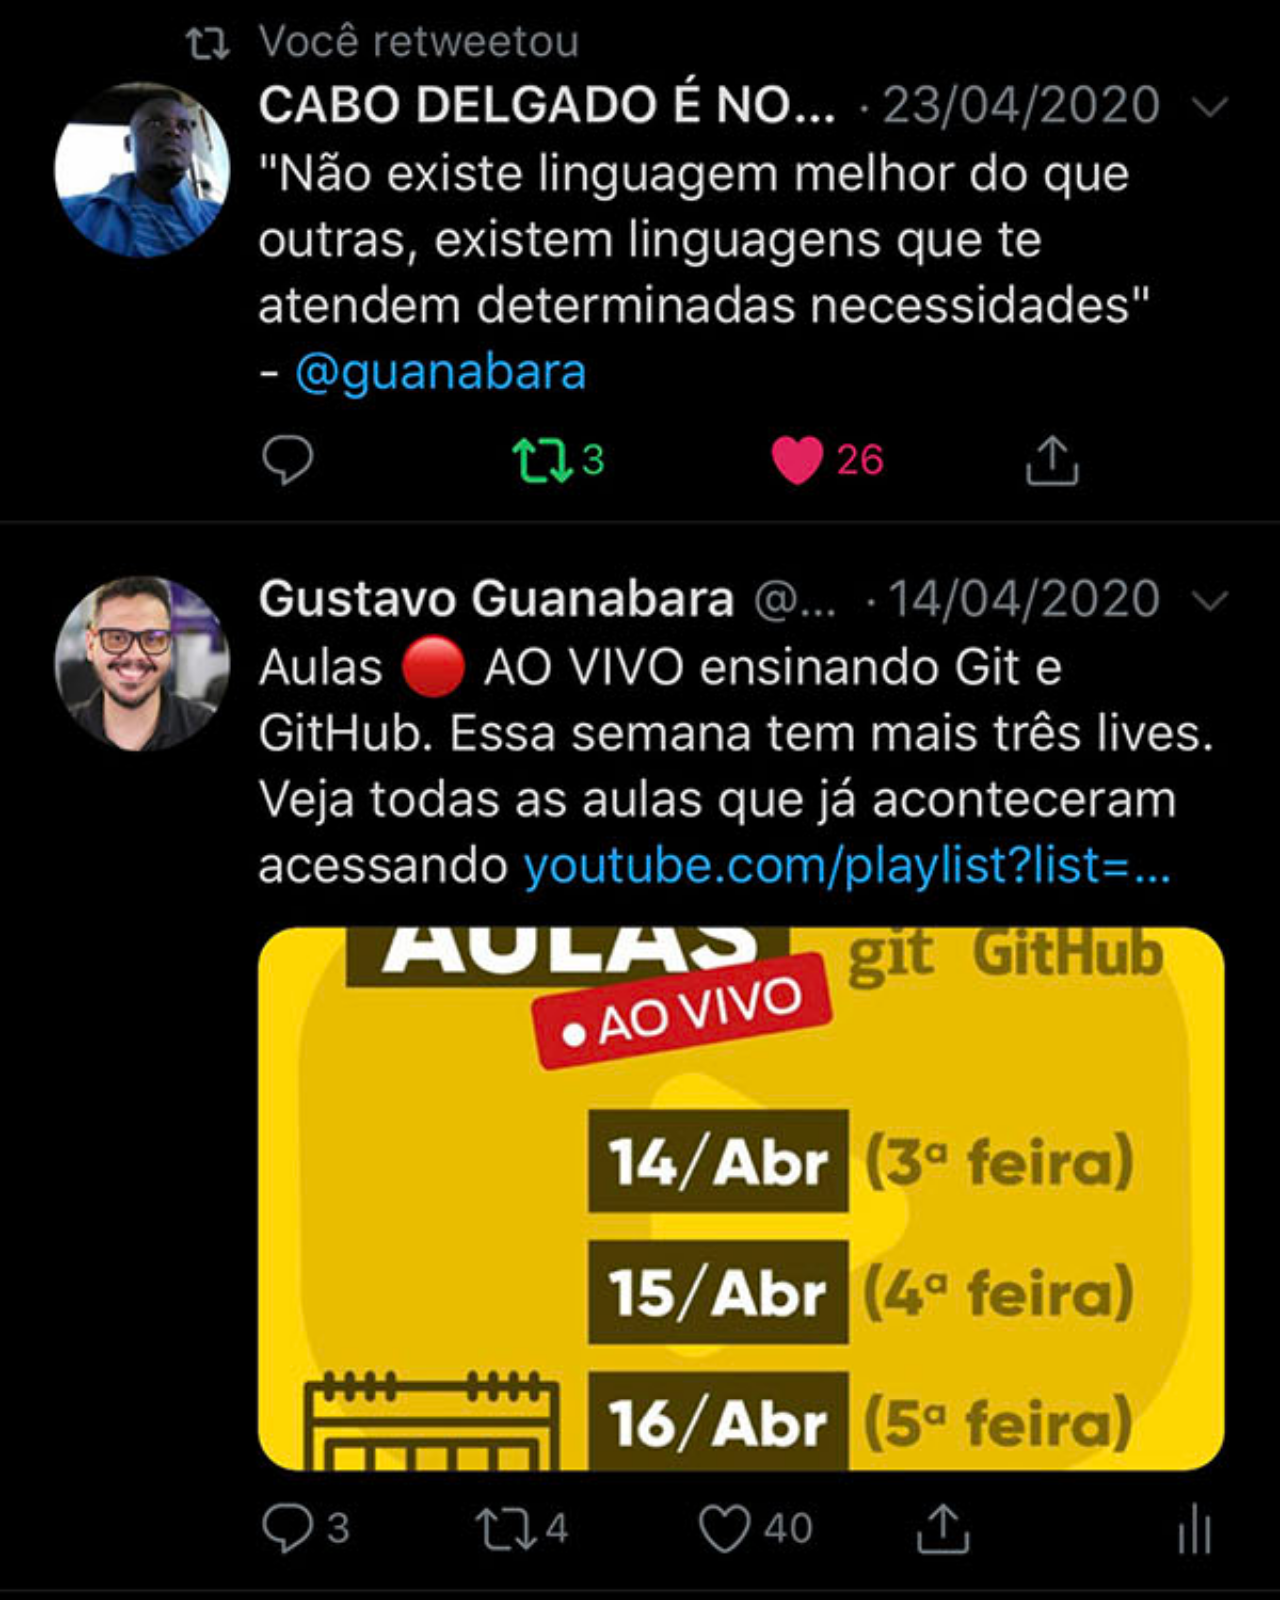
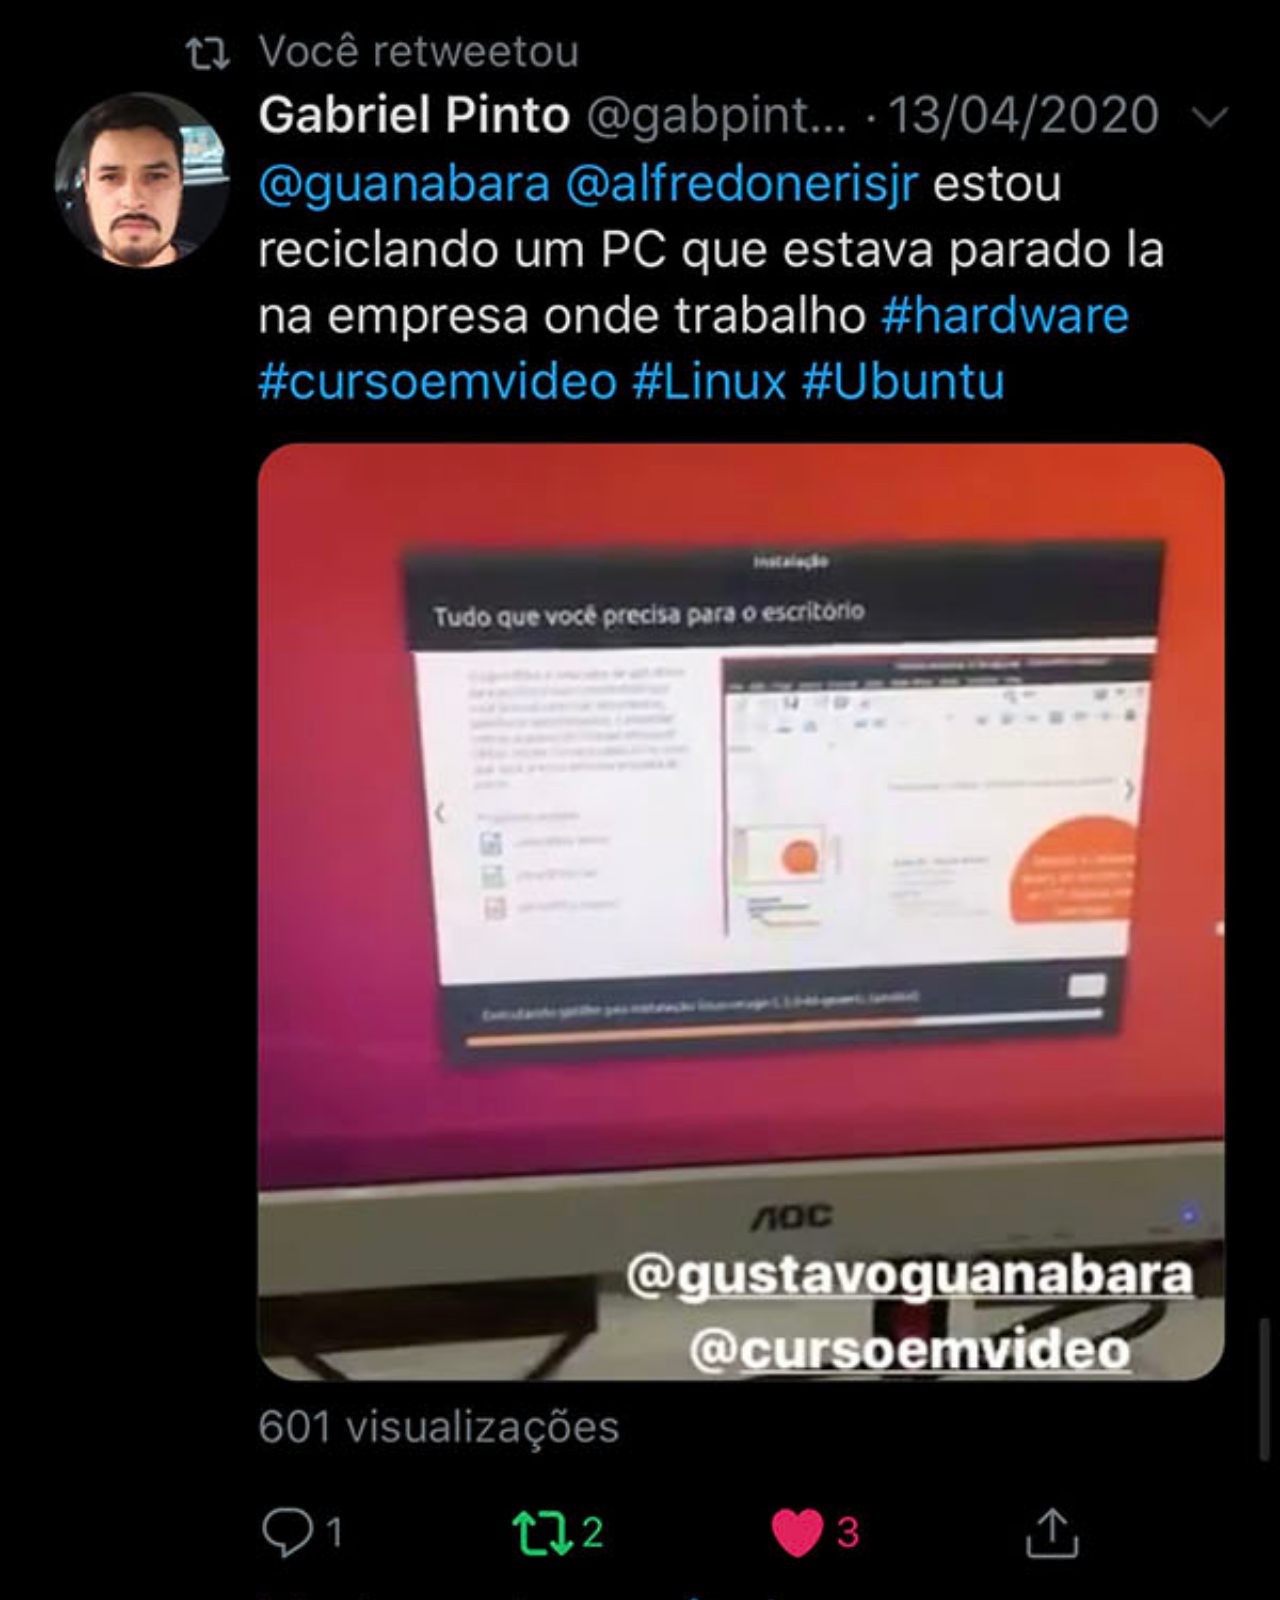
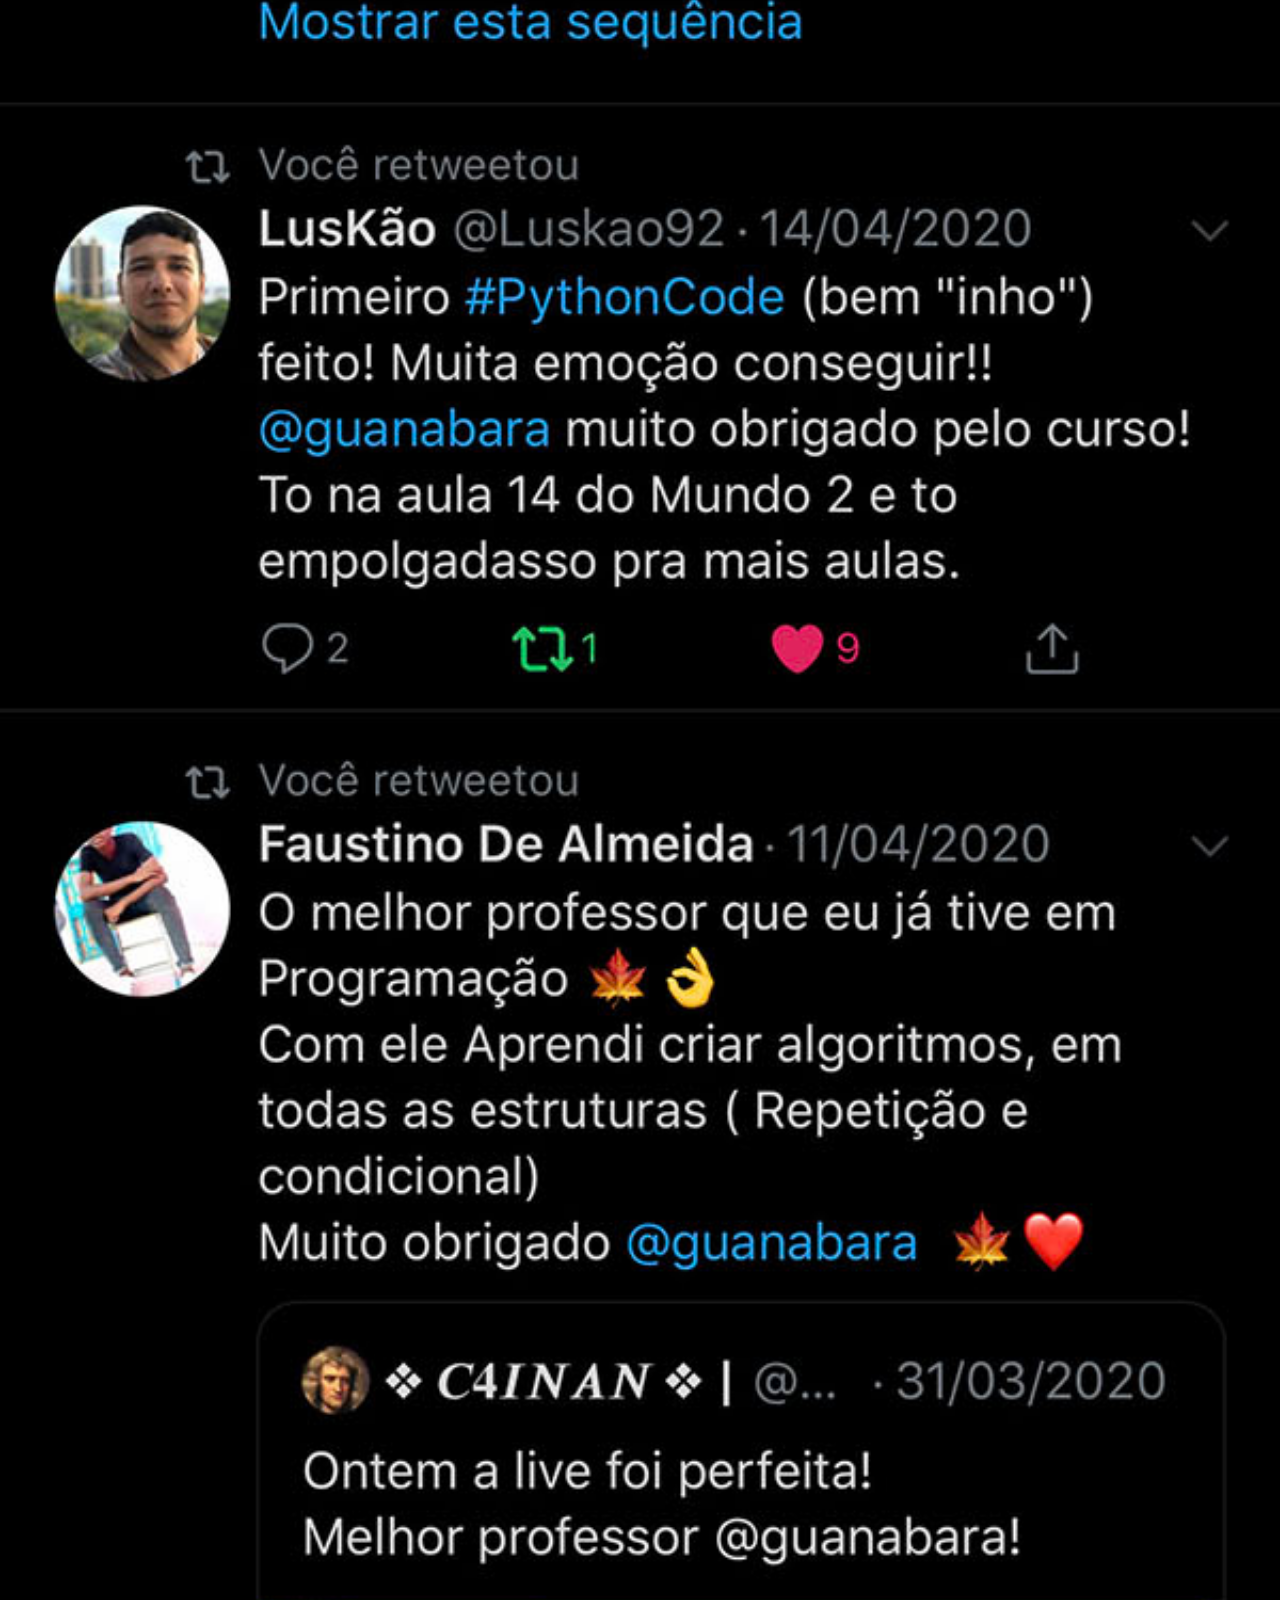
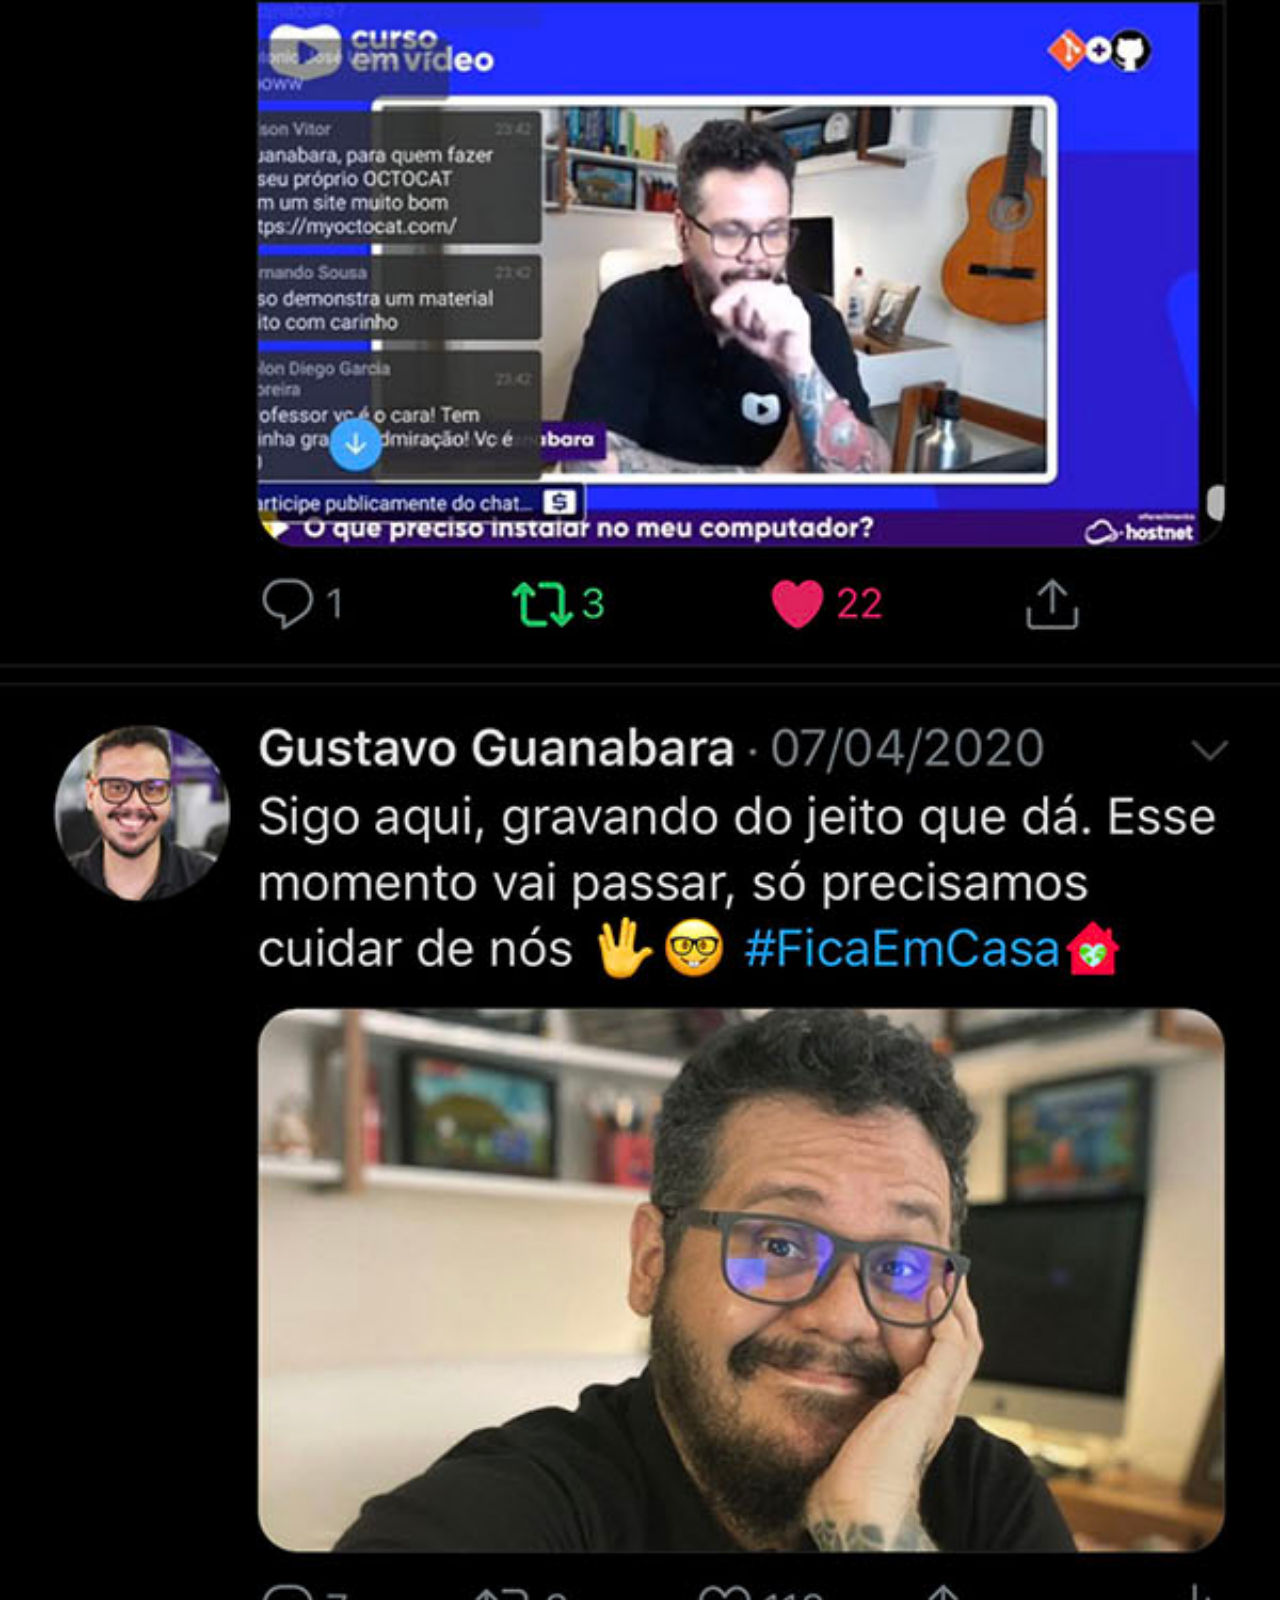
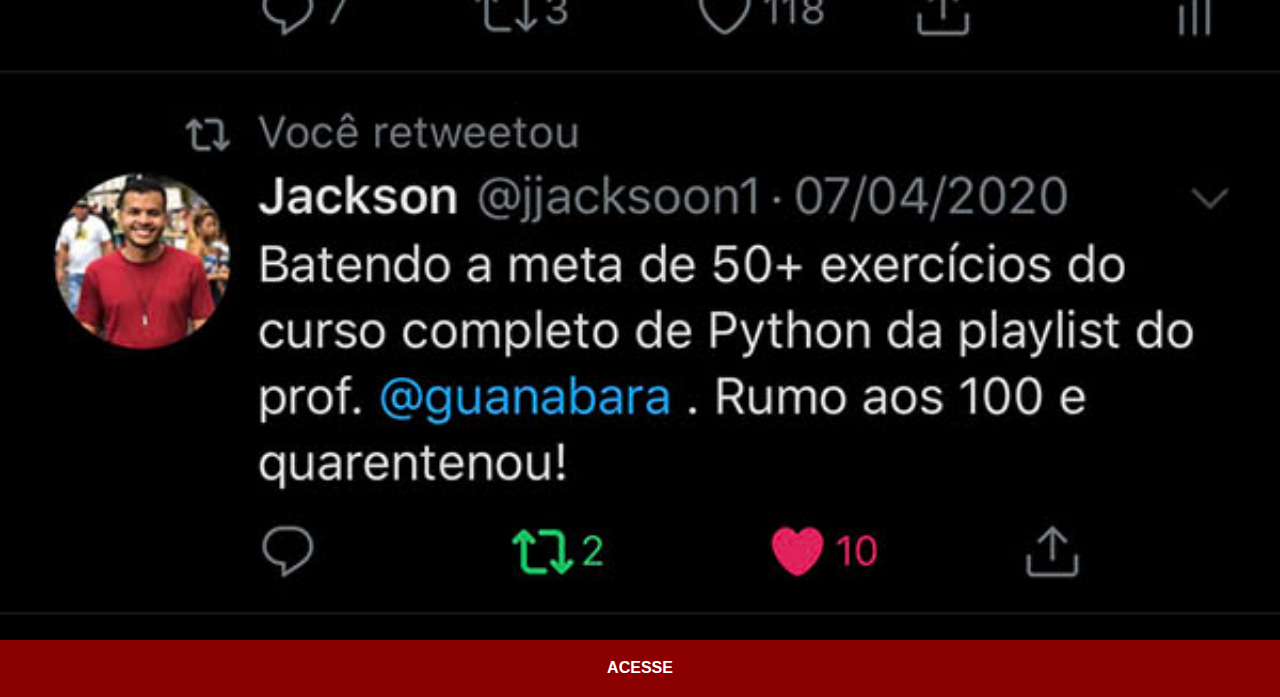
<file: linkedin.html>
<!DOCTYPE html>
<html lang="pt-br">
<head>
      <meta charset="UTF-8">
      <meta name="viewport" content="width=device-width, initial-scale=1.0">
      <title>Document</title>
      <link rel="stylesheet" href="estilo/social.css">

</head>
<body>
      <img src="imagens/tela-twitter.jpg" alt="">
      <a href="https://www.linkedin.com/in/gustavo-barbosa-b45982184/" target="_blank">ACESSE</a>
</body>
</html>
</file>
<file: estilo/style.css>
@charset "UTF-8";

*{
      margin: 0;
      padding: 0;

      
}

html,body{
      height: 100vh;
      width: 100vw;
}

body{
            background-image: url(../imagens/fundo-madeira.jpg);
            background-repeat: no-repeat;
            background-position: top center;
            background-size: cover;
            background-attachment: fixed;
}

main{
      height: 100vh;
      position: relative;
}

#iphone{
      height: 627px;
      width: 311px;
      background-image: url(../imagens/frame-iphone.png);
      background-repeat: no-repeat;
      
      
      position: absolute;
      left: 50%;
      top: 50%;
      transform: translate(-50%, -50%);
}

#tela{
      position: relative;
      top: 80px;
      left: 22px;
      width: 268px;
      height: 470px;
}

#redes{
      text-align: right;
}

#redes img {
        width: 50px;
        border-radius: 50%;
        margin: 10px;
        box-shadow: 1px 1px 1px black;
        box-sizing: border-box;
        
}

#redes img:hover{
      border: 2px solid white;
      transform: translate(-5px, -5px);
      box-shadow: 5px 5px 10px white;
      transition: transform 0.5s;
}
</file>
<file: estilo/social.css>
@charset "UTF-8";

*{
      margin: 0px;
      padding: 0px;
      font-family: Arial, Helvetica, sans-serif;
}

::-webkit-scrollbar{
      width: 0px;

}

img{
      width: 100vw;


}

a{
      display: block;
      background-color: darkred;
      color: white;
      padding: 20px;
      text-align: center;
      font-weight: bolder;
      text-decoration: none;
      margin-top: -5px;

}

a:hover{
      text-decoration: underline;
      background-color: red;
}
</file>
